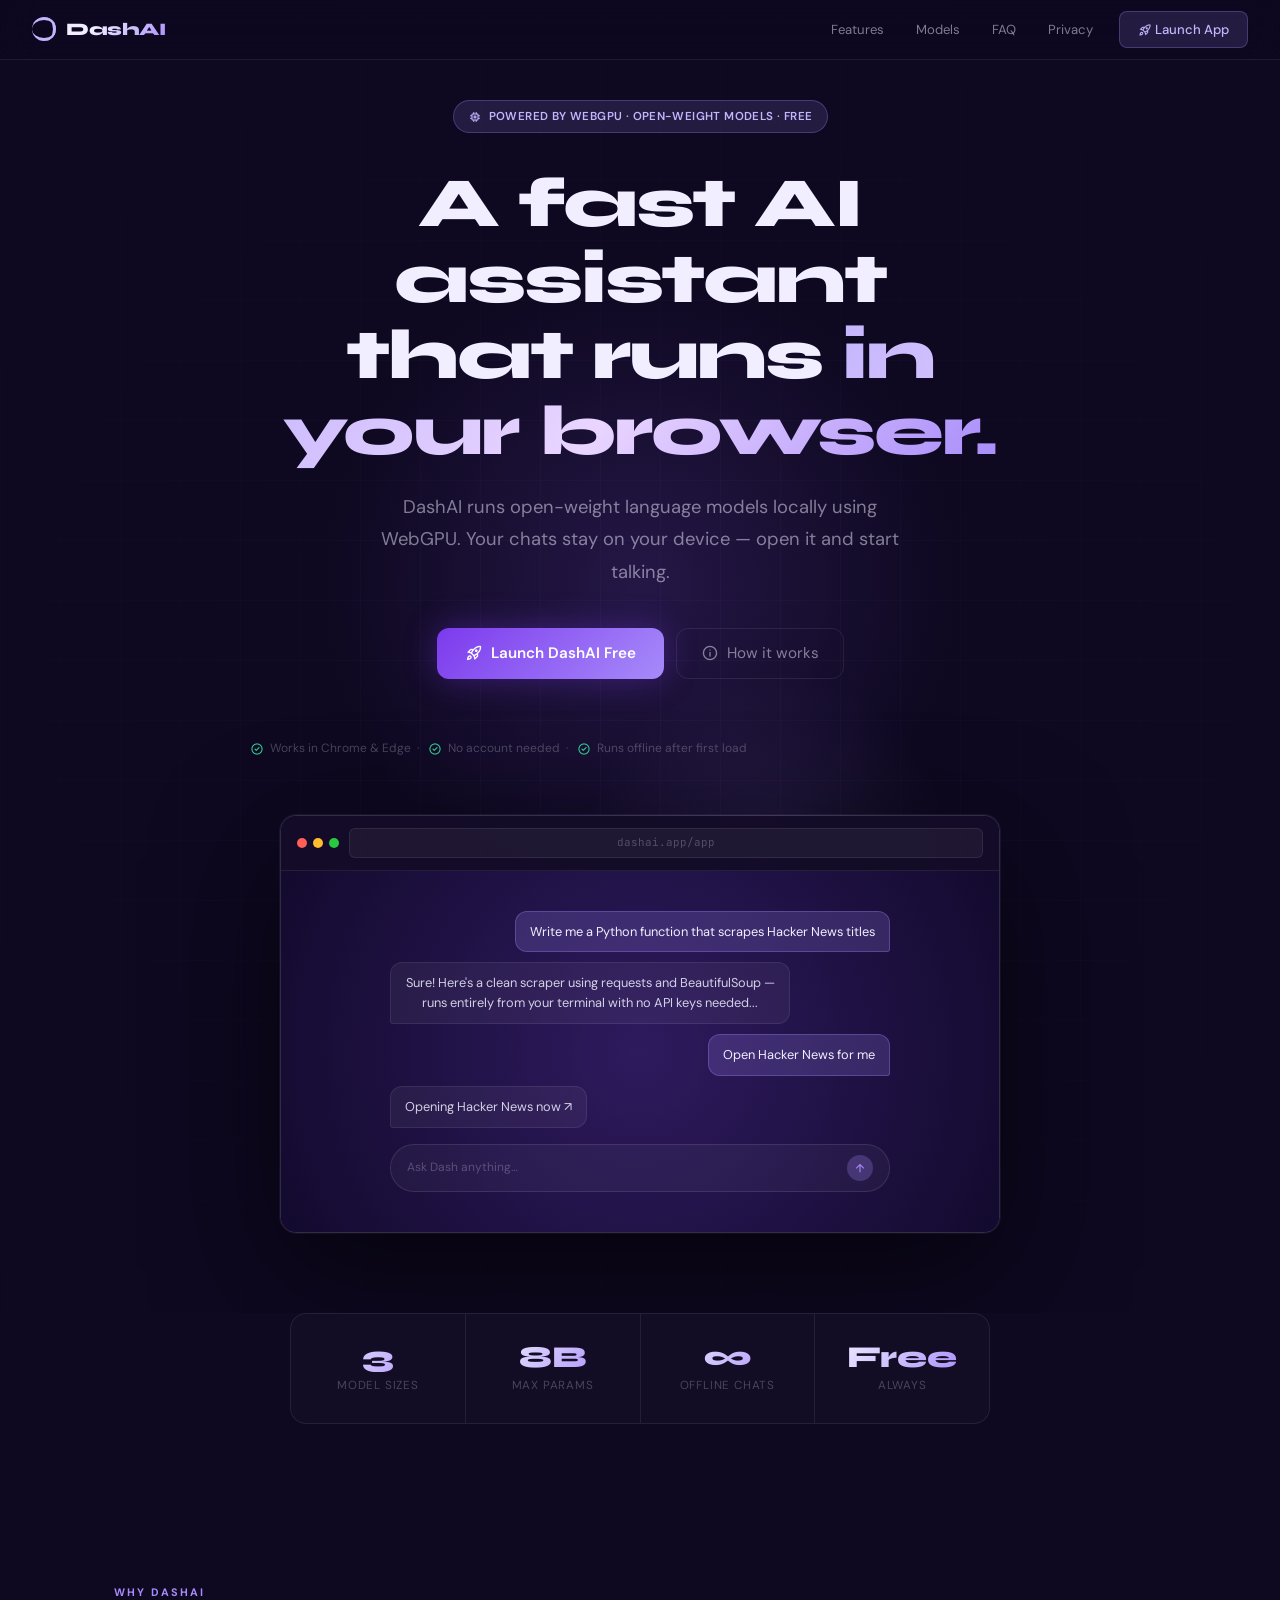
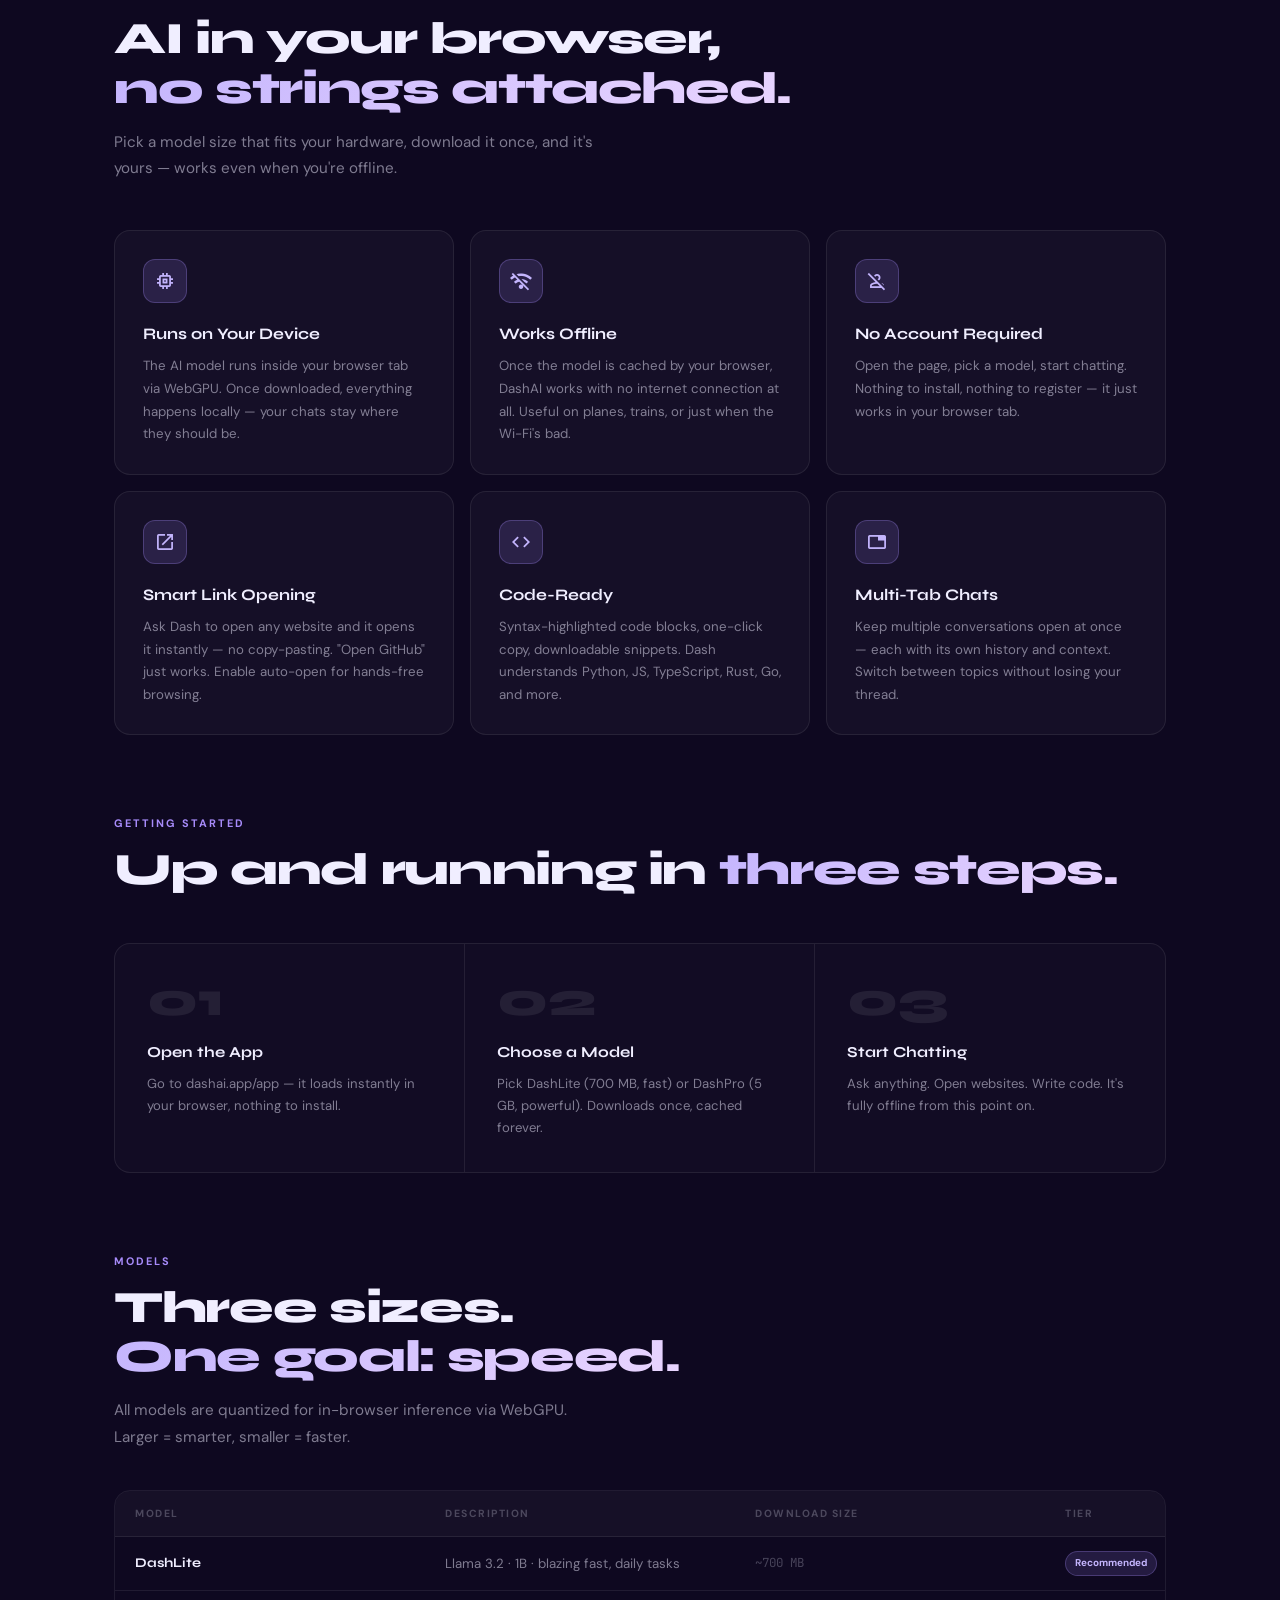
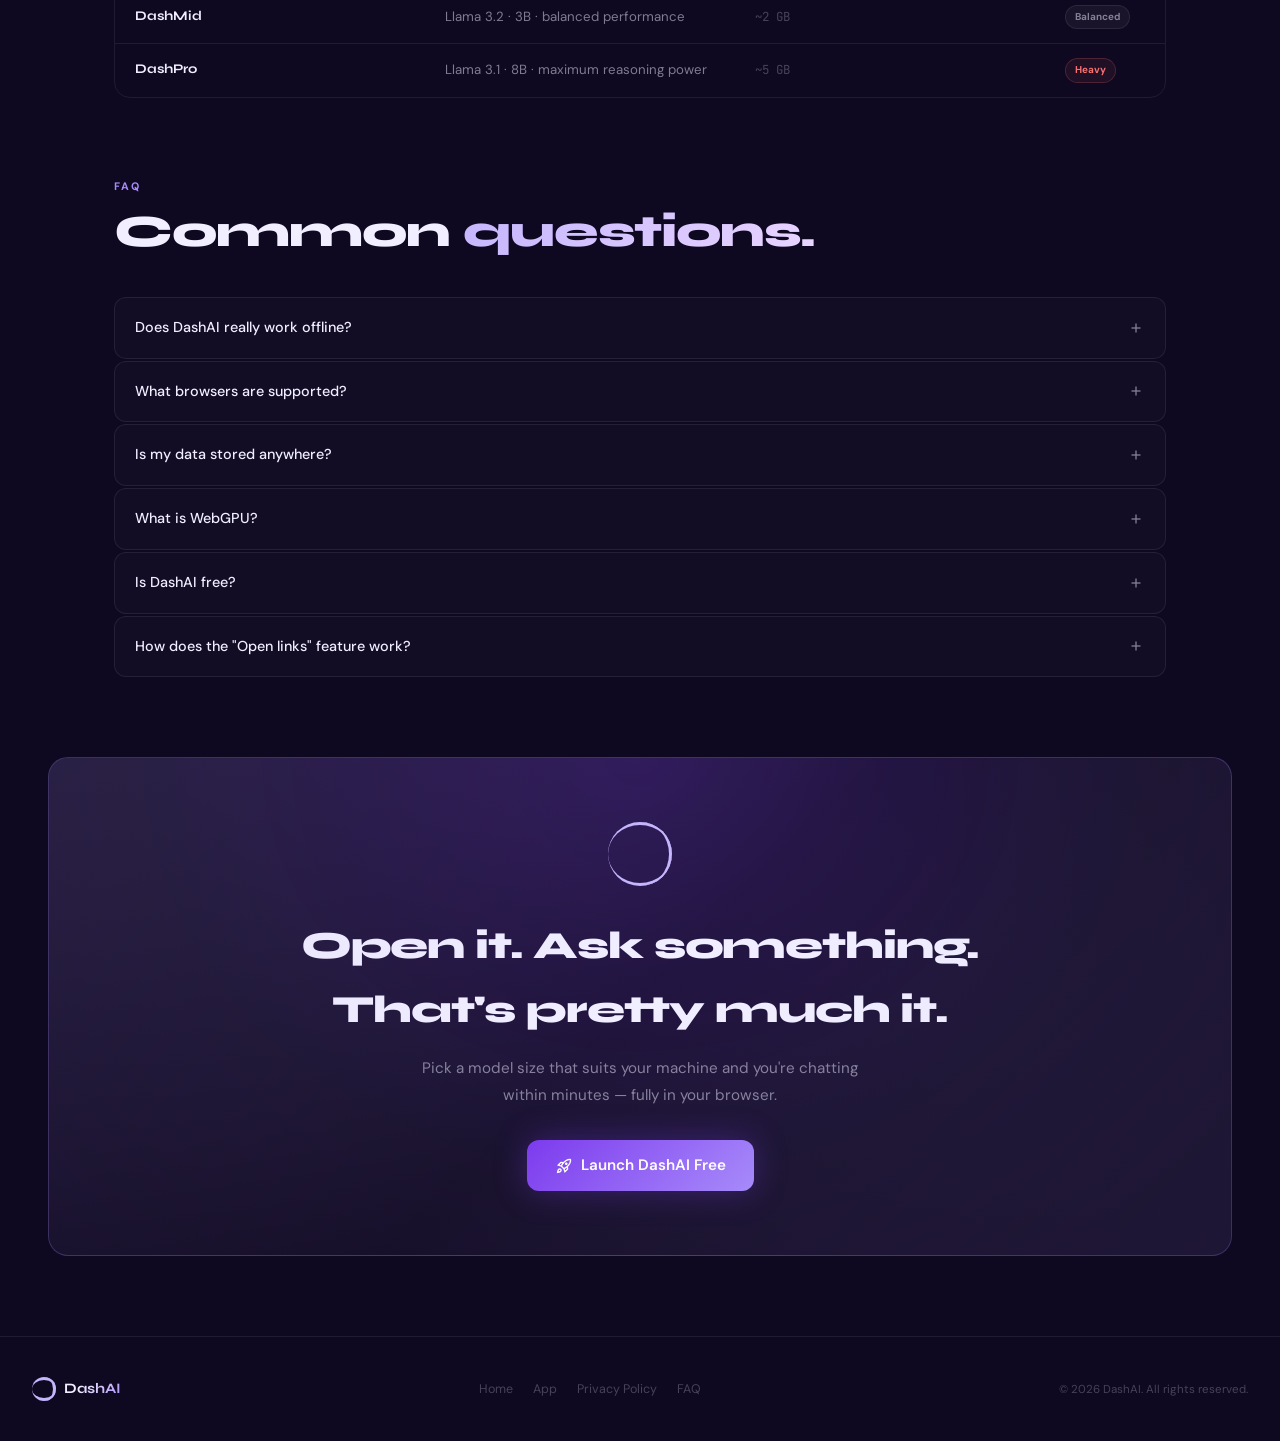
<file: index.html>
<!DOCTYPE html>
<html lang="en">
<head>
<meta charset="UTF-8">
<meta name="viewport" content="width=device-width, initial-scale=1.0">
<title>DashAI — On-Device AI Assistant, 100% Private</title>
<meta name="description" content="DashAI is a free AI assistant that runs open-weight language models directly in your browser using WebGPU. No account, works offline.">
<meta name="theme-color" content="#0e0820">
<meta property="og:title" content="DashAI — On-Device AI Assistant">
<meta property="og:description" content="Run a powerful AI locally in your browser. 100% private, zero cloud, zero accounts.">
<meta property="og:type" content="website">
<meta property="og:url" content="https://dashai.app/">
<link rel="canonical" href="https://dashai.app/">
<link href="https://fonts.googleapis.com/css2?family=Syne:wght@400;600;700;800&family=DM+Sans:opsz,wght@9..40,300;9..40,400;9..40,500&family=JetBrains+Mono:wght@400;500&display=swap" rel="stylesheet">
<link rel="stylesheet" href="https://fonts.googleapis.com/css2?family=Material+Symbols+Outlined:opsz,wght,FILL,GRAD@20..48,100..700,0..1,-50..200"/>
<style>
:root {
  --bg:#0e0820; --bg2:#130c2a; --surf:rgba(255,255,255,0.04);
  --bd:rgba(255,255,255,0.08); --bds:rgba(255,255,255,0.15);
  --tx:#f0eeff; --sub:rgba(240,238,255,0.5); --sub2:rgba(240,238,255,0.25);
  --ac:#a78bfa; --ac2:#c4b5fd; --acg:rgba(167,139,250,0.15);
  --acgb:rgba(167,139,250,0.28); --green:#34d399; --red:#f87171;
}
*,*::before,*::after{box-sizing:border-box;margin:0;padding:0}
html{scroll-behavior:smooth}
body{font-family:'DM Sans',sans-serif;background:var(--bg);color:var(--tx);line-height:1.65;overflow-x:hidden}

/* ── LOADER SPHERE ── */
.loader{position:relative;border-radius:50%;flex-shrink:0;perspective:800px}
.inner{position:absolute;box-sizing:border-box;width:100%;height:100%;border-radius:50%}
.inner.one{animation:rotate-one 1s linear infinite;border-bottom:3px solid #c4b5fd}
.inner.two{animation:rotate-two 1s linear infinite;border-right:3px solid #c4b5fd}
.inner.three{animation:rotate-three 1s linear infinite;border-top:3px solid #c4b5fd}
@keyframes rotate-one{0%{transform:rotateX(35deg) rotateY(-45deg) rotateZ(0deg)}100%{transform:rotateX(35deg) rotateY(-45deg) rotateZ(360deg)}}
@keyframes rotate-two{0%{transform:rotateX(50deg) rotateY(10deg) rotateZ(0deg)}100%{transform:rotateX(50deg) rotateY(10deg) rotateZ(360deg)}}
@keyframes rotate-three{0%{transform:rotateX(35deg) rotateY(55deg) rotateZ(0deg)}100%{transform:rotateX(35deg) rotateY(55deg) rotateZ(360deg)}}
@keyframes glowPulse{0%,100%{filter:drop-shadow(0 0 6px rgba(167,139,250,0.3))}50%{filter:drop-shadow(0 0 22px rgba(167,139,250,1)) drop-shadow(0 0 44px rgba(167,139,250,0.4))}}
.loader.pulse{animation:glowPulse 2.4s ease-in-out infinite}
.loader.s24{width:24px;height:24px}.loader.s40{width:40px;height:40px}.loader.s64{width:64px;height:64px}.loader.s96{width:96px;height:96px}

/* ── NAV ── */
nav{position:fixed;top:0;left:0;right:0;z-index:999;height:60px;display:flex;align-items:center;padding:0 32px;gap:12px;background:rgba(14,8,32,.85);backdrop-filter:blur(20px);border-bottom:1px solid var(--bd);transition:.3s}
.nav-brand{display:flex;align-items:center;gap:10px;text-decoration:none}
.nav-wordmark{font-family:'Syne',sans-serif;font-size:1.1rem;font-weight:800;letter-spacing:-.4px;background:linear-gradient(130deg,var(--tx) 30%,var(--ac));-webkit-background-clip:text;-webkit-text-fill-color:transparent}
.nav-gap{flex:1}
.nav-links{display:flex;align-items:center;gap:4px}
.nav-link{padding:6px 14px;border-radius:8px;font-size:.82rem;color:var(--sub);text-decoration:none;transition:.15s}
.nav-link:hover{color:var(--tx);background:var(--surf)}
.nav-cta{padding:7px 18px;border-radius:8px;background:var(--acg);border:1px solid var(--acgb);color:var(--ac2);font-size:.82rem;font-weight:500;text-decoration:none;transition:.18s;white-space:nowrap}
.nav-cta:hover{background:rgba(167,139,250,.25)}
@media(max-width:640px){.nav-links{display:none}}

/* ── HERO ── */
.hero{min-height:100vh;display:flex;flex-direction:column;align-items:center;justify-content:center;text-align:center;padding:100px 24px 80px;position:relative;overflow:hidden}
.hero-bg{position:absolute;inset:0;pointer-events:none}
.hero-glow-a{position:absolute;width:700px;height:700px;border-radius:50%;background:radial-gradient(circle,rgba(139,92,246,.18) 0%,transparent 65%);top:50%;left:50%;transform:translate(-50%,-60%)}
.hero-glow-b{position:absolute;width:400px;height:400px;border-radius:50%;background:radial-gradient(circle,rgba(167,139,250,.1) 0%,transparent 65%);top:65%;left:60%;transform:translate(-50%,-50%)}
.hero-grid{position:absolute;inset:0;background-image:linear-gradient(rgba(167,139,250,.04) 1px,transparent 1px),linear-gradient(90deg,rgba(167,139,250,.04) 1px,transparent 1px);background-size:60px 60px;mask-image:radial-gradient(ellipse 80% 70% at 50% 50%,black,transparent)}
.hero-inner{position:relative;z-index:1;max-width:780px}
.hero-badge{display:inline-flex;align-items:center;gap:7px;padding:6px 14px;border-radius:99px;border:1px solid var(--acgb);background:var(--acg);font-size:.72rem;color:var(--ac2);font-weight:600;letter-spacing:.4px;text-transform:uppercase;margin-bottom:32px}
.hero-badge .material-symbols-outlined{font-size:14px}
h1{font-family:'Syne',sans-serif;font-size:clamp(2.6rem,6vw,4.4rem);font-weight:800;line-height:1.08;letter-spacing:-.03em;margin-bottom:22px}
h1 em{font-style:normal;background:linear-gradient(130deg,var(--ac2),#e9d5ff,var(--ac));-webkit-background-clip:text;-webkit-text-fill-color:transparent}
.hero-sub{font-size:clamp(1rem,2vw,1.15rem);color:var(--sub);max-width:540px;margin:0 auto 40px;line-height:1.75}
.hero-btns{display:flex;gap:12px;flex-wrap:wrap;justify-content:center;margin-bottom:60px}
.btn-primary{display:inline-flex;align-items:center;gap:8px;padding:13px 28px;border-radius:12px;background:linear-gradient(135deg,#7c3aed,#a78bfa);color:#fff;font-family:'DM Sans',sans-serif;font-size:.95rem;font-weight:600;text-decoration:none;transition:.2s;box-shadow:0 0 32px rgba(124,58,237,.35)}
.btn-primary:hover{transform:translateY(-2px);box-shadow:0 0 48px rgba(124,58,237,.55)}
.btn-primary .material-symbols-outlined{font-size:18px}
.btn-ghost{display:inline-flex;align-items:center;gap:8px;padding:12px 24px;border-radius:12px;border:1px solid var(--bd);color:var(--sub);font-family:'DM Sans',sans-serif;font-size:.95rem;text-decoration:none;transition:.2s}
.btn-ghost:hover{border-color:var(--bds);color:var(--tx);background:var(--surf)}
.btn-ghost .material-symbols-outlined{font-size:18px}
.hero-note{font-size:.75rem;color:var(--sub2);display:flex;align-items:center;gap:6px}
.hero-note .material-symbols-outlined{font-size:14px;color:var(--green)}

/* browser mockup */
.hero-mockup{width:100%;max-width:720px;margin:0 auto;border-radius:16px;overflow:hidden;border:1px solid var(--bds);box-shadow:0 40px 120px rgba(0,0,0,.6),0 0 0 1px rgba(167,139,250,.1);position:relative}
.mockup-bar{background:rgba(20,12,40,.95);padding:12px 16px;display:flex;align-items:center;gap:10px;border-bottom:1px solid var(--bd)}
.mock-dots{display:flex;gap:6px}
.mock-dot{width:10px;height:10px;border-radius:50%}
.mock-dot.r{background:#ff5f57}.mock-dot.y{background:#febc2e}.mock-dot.g{background:#28c840}
.mock-url{flex:1;background:rgba(255,255,255,.05);border:1px solid var(--bd);border-radius:6px;padding:5px 12px;font-family:'JetBrains Mono',monospace;font-size:.68rem;color:var(--sub2);text-align:center}
.mockup-body{background:radial-gradient(circle farthest-corner at center,#2e1a5e 0%,#130a2e 100%);padding:40px 24px;display:flex;flex-direction:column;align-items:center;gap:16px;min-height:280px;justify-content:center}
.mock-chat{width:100%;max-width:500px;display:flex;flex-direction:column;gap:10px}
.mock-msg{padding:10px 14px;border-radius:12px;font-size:.8rem;line-height:1.55;max-width:80%}
.mock-msg.u{background:rgba(167,139,250,.2);border:1px solid rgba(167,139,250,.3);align-self:flex-end;border-bottom-right-radius:3px}
.mock-msg.a{background:rgba(255,255,255,.05);border:1px solid rgba(255,255,255,.08);align-self:flex-start;border-bottom-left-radius:3px;color:rgba(240,238,255,.85)}
.mock-inp{width:100%;max-width:500px;background:rgba(255,255,255,.04);border:1px solid rgba(255,255,255,.1);border-radius:99px;padding:10px 16px;font-size:.78rem;color:var(--sub2);display:flex;align-items:center;justify-content:space-between}
.mock-inp-icon{width:26px;height:26px;border-radius:50%;background:rgba(167,139,250,.25);display:flex;align-items:center;justify-content:center}
.mock-inp-icon .material-symbols-outlined{font-size:14px;color:var(--ac)}

/* ── STATS ROW ── */
.stats{padding:0 24px 80px;display:flex;justify-content:center}
.stats-inner{display:flex;gap:0;border:1px solid var(--bd);border-radius:16px;overflow:hidden;background:rgba(255,255,255,.02);max-width:700px;width:100%}
.stat{flex:1;padding:28px 20px;text-align:center;border-right:1px solid var(--bd)}
.stat:last-child{border-right:none}
.stat-n{font-family:'Syne',sans-serif;font-size:1.9rem;font-weight:800;background:linear-gradient(130deg,var(--tx),var(--ac));-webkit-background-clip:text;-webkit-text-fill-color:transparent;line-height:1}
.stat-l{font-size:.73rem;color:var(--sub2);margin-top:4px;text-transform:uppercase;letter-spacing:.8px}
@media(max-width:520px){.stat-n{font-size:1.4rem}.stat{padding:20px 12px}}

/* ── FEATURES ── */
.section{padding:80px 24px;max-width:1100px;margin:0 auto}
.section-label{font-size:.68rem;text-transform:uppercase;letter-spacing:2px;color:var(--ac);font-weight:700;margin-bottom:12px}
.section-hed{font-family:'Syne',sans-serif;font-size:clamp(1.8rem,4vw,2.8rem);font-weight:800;letter-spacing:-.03em;line-height:1.1;margin-bottom:16px}
.section-hed em{font-style:normal;background:linear-gradient(130deg,var(--ac2),#e9d5ff);-webkit-background-clip:text;-webkit-text-fill-color:transparent}
.section-sub{font-size:.95rem;color:var(--sub);max-width:480px;line-height:1.75}

.features-grid{display:grid;grid-template-columns:repeat(auto-fill,minmax(300px,1fr));gap:16px;margin-top:48px}
.feat-card{background:rgba(255,255,255,.03);border:1px solid var(--bd);border-radius:16px;padding:28px;transition:.2s;position:relative;overflow:hidden}
.feat-card::before{content:'';position:absolute;inset:0;border-radius:16px;background:radial-gradient(circle at 0% 0%,rgba(167,139,250,.06),transparent 60%);opacity:0;transition:.3s}
.feat-card:hover{border-color:var(--acgb);transform:translateY(-2px)}
.feat-card:hover::before{opacity:1}
.feat-icon{width:44px;height:44px;border-radius:12px;background:var(--acg);border:1px solid var(--acgb);display:flex;align-items:center;justify-content:center;margin-bottom:18px}
.feat-icon .material-symbols-outlined{font-size:22px;color:var(--ac2)}
.feat-card h3{font-family:'Syne',sans-serif;font-size:1rem;font-weight:700;margin-bottom:8px}
.feat-card p{font-size:.83rem;color:var(--sub);line-height:1.7}

/* ── HOW IT WORKS ── */
.how-grid{display:grid;grid-template-columns:repeat(3,1fr);gap:0;margin-top:48px;border:1px solid var(--bd);border-radius:16px;overflow:hidden;background:rgba(255,255,255,.02)}
.how-step{padding:32px;border-right:1px solid var(--bd);position:relative}
.how-step:last-child{border-right:none}
.how-num{font-family:'Syne',sans-serif;font-size:3rem;font-weight:800;color:var(--bd);line-height:1;margin-bottom:16px}
.how-step h3{font-family:'Syne',sans-serif;font-size:.95rem;font-weight:700;margin-bottom:8px}
.how-step p{font-size:.82rem;color:var(--sub);line-height:1.7}
@media(max-width:680px){.how-grid{grid-template-columns:1fr}.how-step{border-right:none;border-bottom:1px solid var(--bd)}.how-step:last-child{border-bottom:none}}

/* ── MODELS TABLE ── */
.models-table{margin-top:40px;border:1px solid var(--bd);border-radius:16px;overflow:hidden}
.mt-row{display:grid;grid-template-columns:1fr 1fr 1fr 80px;padding:14px 20px;border-bottom:1px solid var(--bd);font-size:.83rem;align-items:center;gap:12px;transition:.15s}
.mt-row.head{background:rgba(255,255,255,.03);font-size:.65rem;text-transform:uppercase;letter-spacing:1.5px;color:var(--sub2);font-weight:700}
.mt-row:last-child{border-bottom:none}
.mt-row:not(.head):hover{background:rgba(167,139,250,.04)}
.mt-name{font-family:'Syne',sans-serif;font-weight:700;color:var(--tx)}
.mt-desc{color:var(--sub)}
.mt-size{font-family:'JetBrains Mono',monospace;font-size:.78rem;color:var(--sub2)}
.mt-badge{display:inline-flex;padding:3px 9px;border-radius:99px;font-size:.62rem;font-weight:700}
.mb-r{background:var(--acg);border:1px solid var(--acgb);color:var(--ac2)}
.mb-b{background:rgba(255,255,255,.05);border:1px solid var(--bd);color:var(--sub)}
.mb-h{background:rgba(248,113,113,.08);border:1px solid rgba(248,113,113,.2);color:var(--red)}
@media(max-width:560px){.mt-row{grid-template-columns:1fr 1fr;gap:6px;padding:12px 16px}.mt-size,.mt-row.head .head-size{display:none}}

/* ── FAQ ── */
.faq-list{margin-top:40px;display:flex;flex-direction:column;gap:2px}
.faq-item{border:1px solid var(--bd);border-radius:12px;overflow:hidden;transition:.15s;background:rgba(255,255,255,.02)}
.faq-item:hover{border-color:var(--bds)}
.faq-q{padding:18px 20px;cursor:pointer;display:flex;align-items:center;justify-content:space-between;font-size:.9rem;font-weight:500;user-select:none}
.faq-q .material-symbols-outlined{font-size:18px;color:var(--sub);transition:.2s;flex-shrink:0}
.faq-item.open .faq-q .material-symbols-outlined{transform:rotate(45deg);color:var(--ac)}
.faq-a{max-height:0;overflow:hidden;transition:.3s;font-size:.84rem;color:var(--sub);line-height:1.75}
.faq-item.open .faq-a{max-height:200px}
.faq-a-inner{padding:0 20px 18px}

/* ── CTA BAND ── */
.cta-band{margin:0 24px 80px;border-radius:20px;padding:64px 40px;text-align:center;background:radial-gradient(ellipse at 50% 0%,rgba(124,58,237,.25) 0%,rgba(167,139,250,.05) 60%,transparent 100%),rgba(255,255,255,.02);border:1px solid var(--acgb);position:relative;overflow:hidden}
.cta-band::before{content:'';position:absolute;inset:-1px;border-radius:20px;background:linear-gradient(135deg,rgba(167,139,250,.12),transparent 50%,rgba(167,139,250,.08));pointer-events:none}
.cta-band h2{font-family:'Syne',sans-serif;font-size:clamp(1.6rem,4vw,2.4rem);font-weight:800;letter-spacing:-.03em;margin-bottom:14px}
.cta-band p{font-size:.95rem;color:var(--sub);margin-bottom:32px;max-width:440px;margin-left:auto;margin-right:auto;line-height:1.75}

/* ── FOOTER ── */
footer{border-top:1px solid var(--bd);padding:40px 32px;display:flex;align-items:center;justify-content:space-between;flex-wrap:wrap;gap:16px}
.foot-brand{display:flex;align-items:center;gap:8px}
.foot-wordmark{font-family:'Syne',sans-serif;font-size:.9rem;font-weight:700;background:linear-gradient(130deg,var(--tx) 30%,var(--ac));-webkit-background-clip:text;-webkit-text-fill-color:transparent}
.foot-links{display:flex;gap:20px;flex-wrap:wrap}
.foot-link{font-size:.78rem;color:var(--sub2);text-decoration:none;transition:.14s}
.foot-link:hover{color:var(--tx)}
.foot-copy{font-size:.72rem;color:var(--sub2)}

/* ── SCROLL ANIMATIONS ── */
.reveal{opacity:0;transform:translateY(24px);transition:opacity .6s cubic-bezier(.16,1,.3,1),transform .6s cubic-bezier(.16,1,.3,1)}
.reveal.visible{opacity:1;transform:none}
</style>
</head>
<body>

<nav>
  <a href="index.html" class="nav-brand">
    <div class="loader s24 pulse"><div class="inner one"></div><div class="inner two"></div><div class="inner three"></div></div>
    <span class="nav-wordmark">DashAI</span>
  </a>
  <div class="nav-gap"></div>
  <div class="nav-links">
    <a href="#features" class="nav-link">Features</a>
    <a href="#models" class="nav-link">Models</a>
    <a href="#faq" class="nav-link">FAQ</a>
    <a href="privacy.html" class="nav-link">Privacy</a>
  </div>
  <a href="app.html" class="nav-cta">
    <span class="material-symbols-outlined" style="font-size:14px;vertical-align:middle">rocket_launch</span>
    Launch App
  </a>
</nav>

<!-- HERO -->
<section class="hero">
  <div class="hero-bg">
    <div class="hero-glow-a"></div>
    <div class="hero-glow-b"></div>
    <div class="hero-grid"></div>
  </div>
  <div class="hero-inner">
    <div class="hero-badge">
      <span class="material-symbols-outlined">memory</span>
      Powered by WebGPU · Open-weight models · Free
    </div>
    <h1>A fast AI assistant<br>that runs <em>in your browser.</em></h1>
    <p class="hero-sub">DashAI runs open-weight language models locally using WebGPU. Your chats stay on your device — open it and start talking.</p>
    <div class="hero-btns">
      <a href="app.html" class="btn-primary">
        <span class="material-symbols-outlined">rocket_launch</span>
        Launch DashAI Free
      </a>
      <a href="#features" class="btn-ghost">
        <span class="material-symbols-outlined">info</span>
        How it works
      </a>
    </div>
    <div class="hero-note">
      <span class="material-symbols-outlined">check_circle</span>
      Works in Chrome &amp; Edge &nbsp;·&nbsp;
      <span class="material-symbols-outlined">check_circle</span>
      No account needed &nbsp;·&nbsp;
      <span class="material-symbols-outlined">check_circle</span>
      Runs offline after first load
    </div>
  </div>

  <div style="width:100%;max-width:720px;margin-top:56px;position:relative;z-index:1">
    <div class="hero-mockup">
      <div class="mockup-bar">
        <div class="mock-dots">
          <div class="mock-dot r"></div>
          <div class="mock-dot y"></div>
          <div class="mock-dot g"></div>
        </div>
        <div class="mock-url">dashai.app/app</div>
      </div>
      <div class="mockup-body">
        <div class="mock-chat">
          <div class="mock-msg u">Write me a Python function that scrapes Hacker News titles</div>
          <div class="mock-msg a">Sure! Here's a clean scraper using requests and BeautifulSoup — runs entirely from your terminal with no API keys needed...</div>
          <div class="mock-msg u">Open Hacker News for me</div>
          <div class="mock-msg a">Opening Hacker News now ↗</div>
        </div>
        <div class="mock-inp">
          <span style="font-size:.75rem">Ask Dash anything…</span>
          <div class="mock-inp-icon"><span class="material-symbols-outlined">arrow_upward</span></div>
        </div>
      </div>
    </div>
  </div>
</section>

<!-- STATS -->
<div class="stats">
  <div class="stats-inner reveal">
    <div class="stat"><div class="stat-n">3</div><div class="stat-l">Model Sizes</div></div>
    <div class="stat"><div class="stat-n">8B</div><div class="stat-l">Max Params</div></div>
    <div class="stat"><div class="stat-n">∞</div><div class="stat-l">Offline Chats</div></div>
    <div class="stat"><div class="stat-n">Free</div><div class="stat-l">Always</div></div>
  </div>
</div>

<!-- FEATURES -->
<section class="section" id="features">
  <div class="reveal">
    <div class="section-label">Why DashAI</div>
    <h2 class="section-hed">AI in your browser,<br><em>no strings attached.</em></h2>
    <p class="section-sub">Pick a model size that fits your hardware, download it once, and it's yours — works even when you're offline.</p>
  </div>
  <div class="features-grid">
    <div class="feat-card reveal">
      <div class="feat-icon"><span class="material-symbols-outlined">memory</span></div>
      <h3>Runs on Your Device</h3>
      <p>The AI model runs inside your browser tab via WebGPU. Once downloaded, everything happens locally — your chats stay where they should be.</p>
    </div>
    <div class="feat-card reveal">
      <div class="feat-icon"><span class="material-symbols-outlined">wifi_off</span></div>
      <h3>Works Offline</h3>
      <p>Once the model is cached by your browser, DashAI works with no internet connection at all. Useful on planes, trains, or just when the Wi-Fi's bad.</p>
    </div>
    <div class="feat-card reveal">
      <div class="feat-icon"><span class="material-symbols-outlined">person_off</span></div>
      <h3>No Account Required</h3>
      <p>Open the page, pick a model, start chatting. Nothing to install, nothing to register — it just works in your browser tab.</p>
    </div>
    <div class="feat-card reveal">
      <div class="feat-icon"><span class="material-symbols-outlined">open_in_new</span></div>
      <h3>Smart Link Opening</h3>
      <p>Ask Dash to open any website and it opens it instantly — no copy-pasting. "Open GitHub" just works. Enable auto-open for hands-free browsing.</p>
    </div>
    <div class="feat-card reveal">
      <div class="feat-icon"><span class="material-symbols-outlined">code</span></div>
      <h3>Code-Ready</h3>
      <p>Syntax-highlighted code blocks, one-click copy, downloadable snippets. Dash understands Python, JS, TypeScript, Rust, Go, and more.</p>
    </div>
    <div class="feat-card reveal">
      <div class="feat-icon"><span class="material-symbols-outlined">tab</span></div>
      <h3>Multi-Tab Chats</h3>
      <p>Keep multiple conversations open at once — each with its own history and context. Switch between topics without losing your thread.</p>
    </div>
  </div>
</section>

<!-- HOW IT WORKS -->
<section class="section" style="padding-top:0">
  <div class="reveal">
    <div class="section-label">Getting Started</div>
    <h2 class="section-hed">Up and running in <em>three steps.</em></h2>
  </div>
  <div class="how-grid reveal">
    <div class="how-step">
      <div class="how-num">01</div>
      <h3>Open the App</h3>
      <p>Go to dashai.app/app — it loads instantly in your browser, nothing to install.</p>
    </div>
    <div class="how-step">
      <div class="how-num">02</div>
      <h3>Choose a Model</h3>
      <p>Pick DashLite (700 MB, fast) or DashPro (5 GB, powerful). Downloads once, cached forever.</p>
    </div>
    <div class="how-step">
      <div class="how-num">03</div>
      <h3>Start Chatting</h3>
      <p>Ask anything. Open websites. Write code. It's fully offline from this point on.</p>
    </div>
  </div>
</section>

<!-- MODELS -->
<section class="section" style="padding-top:0" id="models">
  <div class="reveal">
    <div class="section-label">Models</div>
    <h2 class="section-hed">Three sizes.<br><em>One goal: speed.</em></h2>
    <p class="section-sub">All models are quantized for in-browser inference via WebGPU. Larger = smarter, smaller = faster.</p>
  </div>
  <div class="models-table reveal">
    <div class="mt-row head">
      <span>Model</span><span>Description</span><span class="head-size">Download Size</span><span>Tier</span>
    </div>
    <div class="mt-row">
      <span class="mt-name">DashLite</span>
      <span class="mt-desc">Llama 3.2 · 1B · blazing fast, daily tasks</span>
      <span class="mt-size">~700 MB</span>
      <span><span class="mt-badge mb-r">Recommended</span></span>
    </div>
    <div class="mt-row">
      <span class="mt-name">DashMid</span>
      <span class="mt-desc">Llama 3.2 · 3B · balanced performance</span>
      <span class="mt-size">~2 GB</span>
      <span><span class="mt-badge mb-b">Balanced</span></span>
    </div>
    <div class="mt-row">
      <span class="mt-name">DashPro</span>
      <span class="mt-desc">Llama 3.1 · 8B · maximum reasoning power</span>
      <span class="mt-size">~5 GB</span>
      <span><span class="mt-badge mb-h">Heavy</span></span>
    </div>
  </div>
</section>

<!-- FAQ -->
<section class="section" style="padding-top:0" id="faq">
  <div class="reveal">
    <div class="section-label">FAQ</div>
    <h2 class="section-hed">Common <em>questions.</em></h2>
  </div>
  <div class="faq-list reveal">
    <div class="faq-item">
      <div class="faq-q">Does DashAI really work offline?<span class="material-symbols-outlined">add</span></div>
      <div class="faq-a"><div class="faq-a-inner">Yes. After the model is downloaded and cached by your browser, DashAI requires zero internet. You can disconnect and it keeps working. The model lives in your browser's cache storage, not on any server.</div></div>
    </div>
    <div class="faq-item">
      <div class="faq-q">What browsers are supported?<span class="material-symbols-outlined">add</span></div>
      <div class="faq-a"><div class="faq-a-inner">DashAI requires WebGPU support. Chrome 113+, Edge 113+, and Chrome on Android (experimental) work well. Safari and Firefox do not yet support WebGPU fully.</div></div>
    </div>
    <div class="faq-item">
      <div class="faq-q">Is my data stored anywhere?<span class="material-symbols-outlined">add</span></div>
      <div class="faq-a"><div class="faq-a-inner">No. Your conversation history lives only in your browser's memory for the session. We have no servers, no databases, and no analytics. The app is a static HTML file with no back-end whatsoever.</div></div>
    </div>
    <div class="faq-item">
      <div class="faq-q">What is WebGPU?<span class="material-symbols-outlined">add</span></div>
      <div class="faq-a"><div class="faq-a-inner">WebGPU is a modern web standard that gives browsers direct access to your GPU for high-performance computation. DashAI uses it to run AI model inference entirely on your hardware — the same way native apps do, but inside a browser tab.</div></div>
    </div>
    <div class="faq-item">
      <div class="faq-q">Is DashAI free?<span class="material-symbols-outlined">add</span></div>
      <div class="faq-a"><div class="faq-a-inner">Yes, DashAI is completely free. There's no subscription, no usage limits, and no premium tier. The AI runs on your hardware, so there's no cost to serve you.</div></div>
    </div>
    <div class="faq-item">
      <div class="faq-q">How does the "Open links" feature work?<span class="material-symbols-outlined">add</span></div>
      <div class="faq-a"><div class="faq-a-inner">When you ask Dash to open a website, it detects your intent and either shows a clickable button or opens the URL automatically (if Auto-open is enabled in settings). It uses a proprietary command syntax that the DashAI client parses before displaying the response.</div></div>
    </div>
  </div>
</section>

<!-- CTA -->
<div style="padding:0 24px">
  <div class="cta-band reveal">
    <div style="display:flex;justify-content:center;margin-bottom:28px">
      <div class="loader s64 pulse"><div class="inner one"></div><div class="inner two"></div><div class="inner three"></div></div>
    </div>
    <h2>Open it. Ask something.<br>That's pretty much it.</h2>
    <p>Pick a model size that suits your machine and you're chatting within minutes — fully in your browser.</p>
    <a href="app.html" class="btn-primary" style="display:inline-flex">
      <span class="material-symbols-outlined">rocket_launch</span>
      Launch DashAI Free
    </a>
  </div>
</div>

<footer>
  <div class="foot-brand">
    <div class="loader s24"><div class="inner one"></div><div class="inner two"></div><div class="inner three"></div></div>
    <span class="foot-wordmark">DashAI</span>
  </div>
  <div class="foot-links">
    <a href="index.html" class="foot-link">Home</a>
    <a href="app.html" class="foot-link">App</a>
    <a href="privacy.html" class="foot-link">Privacy Policy</a>
    <a href="#faq" class="foot-link">FAQ</a>
  </div>
  <span class="foot-copy">© 2026 DashAI. All rights reserved.</span>
</footer>

<script>
// FAQ accordion
document.querySelectorAll('.faq-q').forEach(q=>{
  q.addEventListener('click',()=>{
    const item=q.parentElement;
    const wasOpen=item.classList.contains('open');
    document.querySelectorAll('.faq-item').forEach(i=>i.classList.remove('open'));
    if(!wasOpen) item.classList.add('open');
  });
});

// Scroll reveal
const obs=new IntersectionObserver(entries=>{
  entries.forEach(e=>{if(e.isIntersecting){e.target.classList.add('visible');obs.unobserve(e.target);}});
},{threshold:.1,rootMargin:'0px 0px -40px 0px'});
document.querySelectorAll('.reveal').forEach(el=>obs.observe(el));
</script>
</body>
</html>
</file>
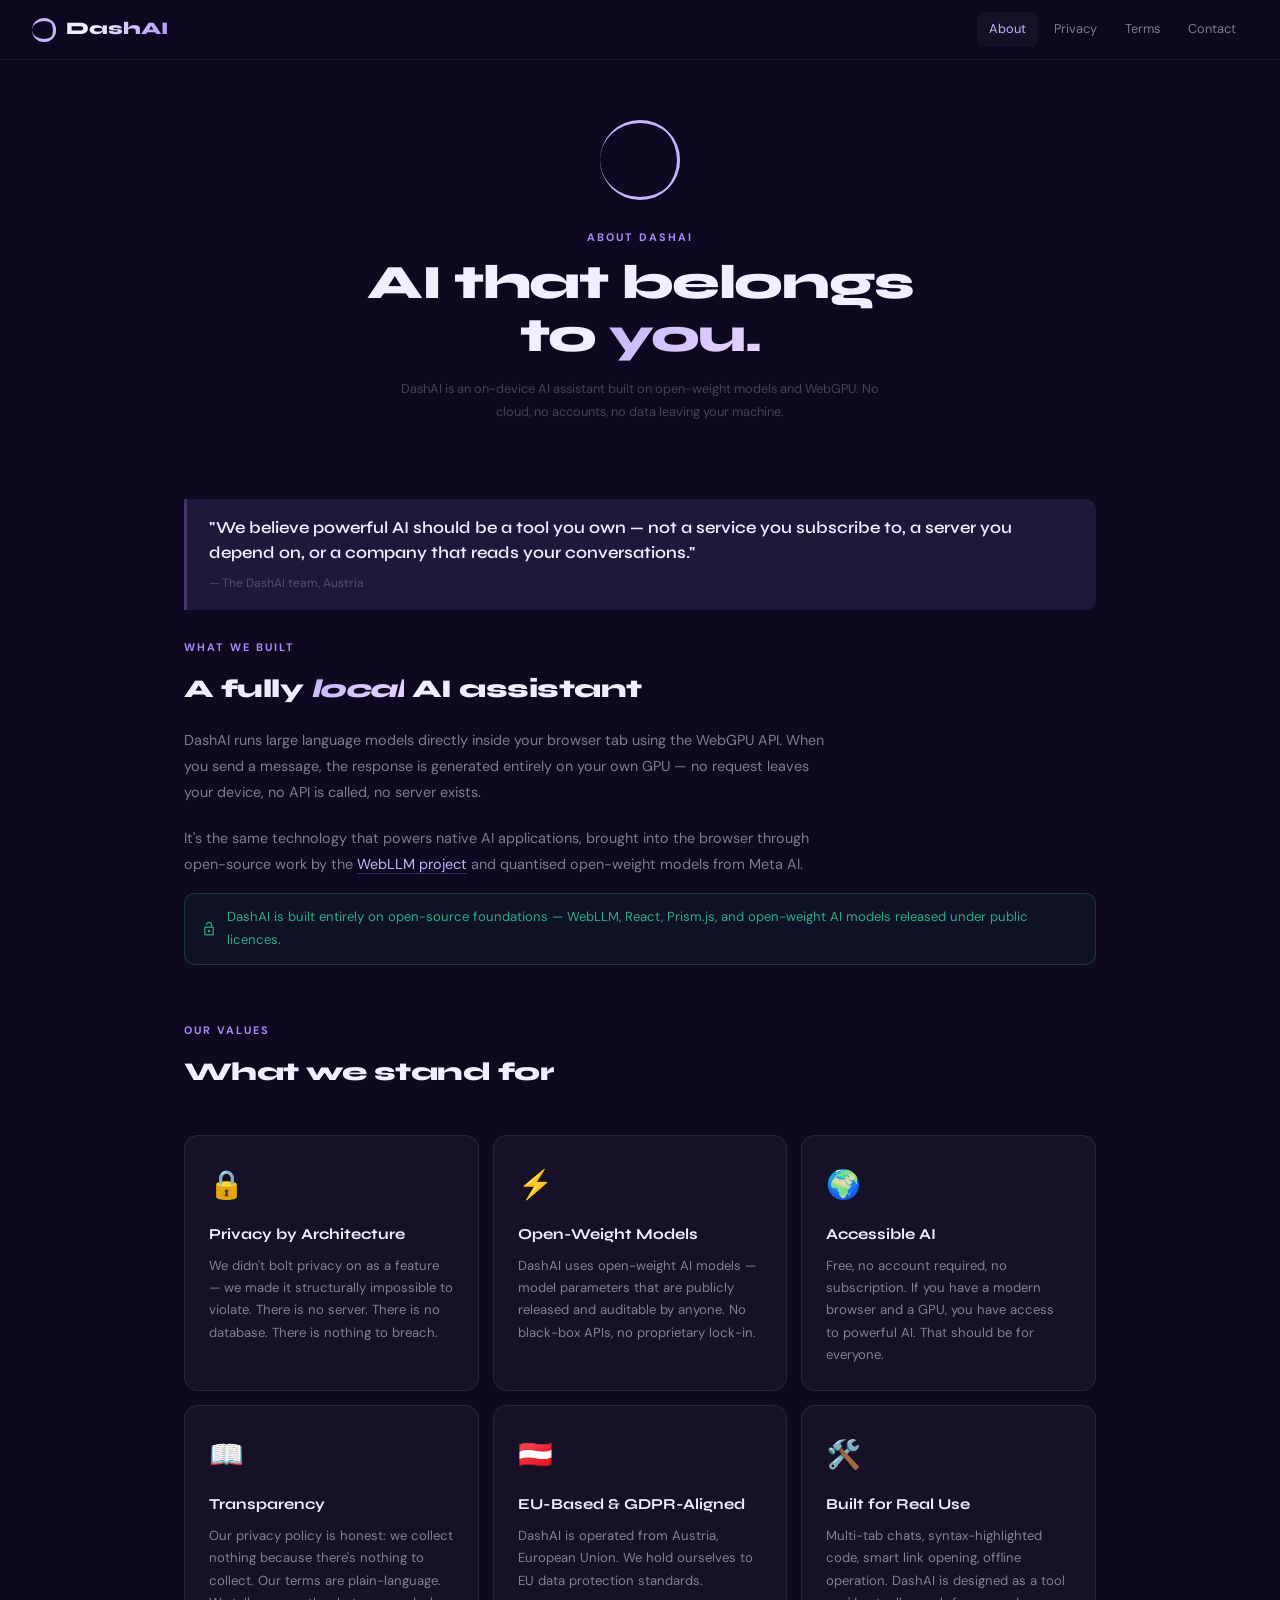
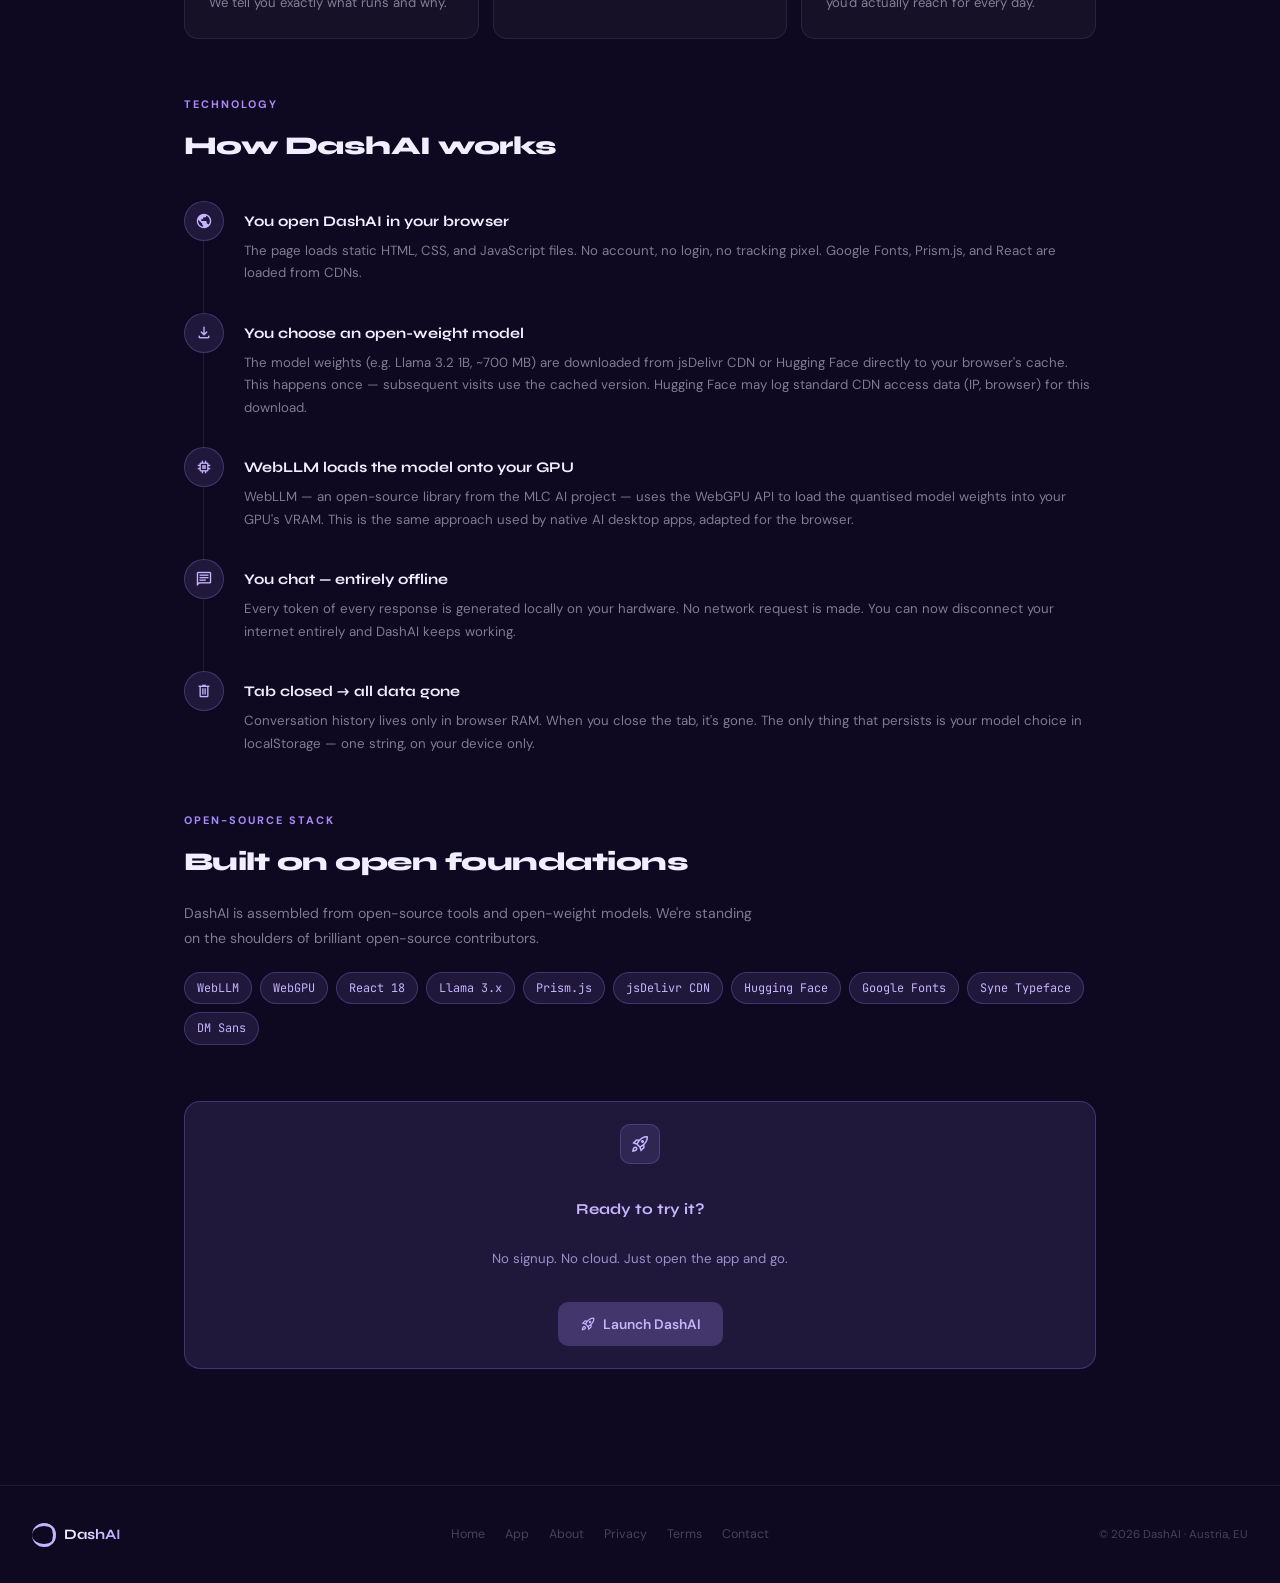
<file: about.html>
<!DOCTYPE html>
<html lang="en">
<head>
<meta charset="UTF-8">
<meta name="viewport" content="width=device-width, initial-scale=1.0">
<title>About — DashAI</title>
<meta name="description" content="About DashAI — a fully private, on-device AI assistant built on open-weight models and WebGPU. No cloud, no accounts, no data collection.">
<link rel="canonical" href="https://dashai.app/about.html">
<link href="https://fonts.googleapis.com/css2?family=Syne:wght@700;800&family=DM+Sans:opsz,wght@9..40,300;9..40,400;9..40,500&family=JetBrains+Mono:wght@400&display=swap" rel="stylesheet">
<link rel="stylesheet" href="https://fonts.googleapis.com/css2?family=Material+Symbols+Outlined:opsz,wght,FILL,GRAD@20..48,100..700,0..1,-50..200"/>
<link rel="stylesheet" href="pages.css">
<style>
.timeline{display:flex;flex-direction:column;gap:0;margin-top:32px}
.tl-item{display:flex;gap:20px;padding-bottom:28px;position:relative}
.tl-item:last-child{padding-bottom:0}
.tl-item:not(:last-child)::after{content:'';position:absolute;left:19px;top:40px;bottom:0;width:1px;background:var(--bd)}
.tl-dot{width:40px;height:40px;border-radius:50%;background:var(--acg);border:1px solid var(--acgb);display:flex;align-items:center;justify-content:center;flex-shrink:0;z-index:1}
.tl-dot .material-symbols-outlined{font-size:18px;color:var(--ac2)}
.tl-body{padding-top:8px}
.tl-title{font-family:'Syne',sans-serif;font-size:.92rem;font-weight:700;margin-bottom:5px}
.tl-text{font-size:.83rem;color:var(--sub);line-height:1.7}
.mission-quote{border-left:3px solid var(--acgb);padding:16px 22px;margin:28px 0;background:var(--acg);border-radius:0 10px 10px 0}
.mission-quote p{font-family:'Syne',sans-serif;font-size:1.05rem;font-weight:600;line-height:1.5;color:var(--tx);margin:0}
.mission-quote cite{font-size:.75rem;color:var(--sub2);display:block;margin-top:8px;font-style:normal}
.open-source-note{display:flex;align-items:center;gap:10px;padding:12px 16px;border-radius:10px;background:rgba(52,211,153,.05);border:1px solid rgba(52,211,153,.2);font-size:.82rem;color:rgba(52,211,153,.8);margin-top:16px}
.open-source-note .material-symbols-outlined{font-size:16px;flex-shrink:0}
</style>
</head>
<body>

<nav>
  <a href="index.html" class="nav-brand">
    <div class="loader s24"><div class="inner one"></div><div class="inner two"></div><div class="inner three"></div></div>
    <span class="nav-wordmark">DashAI</span>
  </a>
  <div class="nav-gap"></div>
  <div class="nav-links">
    <a href="about.html" class="nav-link active">About</a>
    <a href="privacy.html" class="nav-link">Privacy</a>
    <a href="terms.html" class="nav-link">Terms</a>
    <a href="contact.html" class="nav-link">Contact</a>
  </div>
</nav>

<div class="page-wide">

  <!-- Hero -->
  <div class="about-hero">
    <div style="display:flex;justify-content:center;margin-bottom:28px">
      <div class="loader" style="width:80px;height:80px;perspective:800px">
        <div class="inner one" style="border-bottom-color:#c4b5fd"></div>
        <div class="inner two" style="border-right-color:#c4b5fd"></div>
        <div class="inner three" style="border-top-color:#c4b5fd"></div>
      </div>
    </div>
    <div class="pg-label" style="text-align:center">About DashAI</div>
    <h1 class="pg-title" style="text-align:center">AI that belongs<br>to <em>you.</em></h1>
    <p class="pg-meta" style="text-align:center;max-width:480px;margin:0 auto">DashAI is an on-device AI assistant built on open-weight models and WebGPU. No cloud, no accounts, no data leaving your machine.</p>
  </div>

  <!-- Mission quote -->
  <div class="mission-quote">
    <p>"We believe powerful AI should be a tool you own — not a service you subscribe to, a server you depend on, or a company that reads your conversations."</p>
    <cite>— The DashAI team, Austria</cite>
  </div>

  <!-- What DashAI is -->
  <div style="margin-bottom:56px">
    <div class="pg-label">What We Built</div>
    <h2 style="font-family:'Syne',sans-serif;font-size:1.6rem;font-weight:800;letter-spacing:-.02em;margin-bottom:16px">A fully <em style="-webkit-text-fill-color:transparent;background:linear-gradient(130deg,#c4b5fd,#e9d5ff);-webkit-background-clip:text">local</em> AI assistant</h2>
    <p style="font-size:.9rem;color:var(--sub);line-height:1.8;max-width:640px;margin-bottom:20px">DashAI runs large language models directly inside your browser tab using the WebGPU API. When you send a message, the response is generated entirely on your own GPU — no request leaves your device, no API is called, no server exists.</p>
    <p style="font-size:.9rem;color:var(--sub);line-height:1.8;max-width:640px">It's the same technology that powers native AI applications, brought into the browser through open-source work by the <a href="https://github.com/mlc-ai/web-llm" target="_blank" rel="noopener" style="color:var(--ac2);border-bottom:1px solid var(--acgb);text-decoration:none">WebLLM project</a> and quantised open-weight models from Meta AI.</p>

    <div class="open-source-note">
      <span class="material-symbols-outlined">lock_open</span>
      DashAI is built entirely on open-source foundations — WebLLM, React, Prism.js, and open-weight AI models released under public licences.
    </div>
  </div>

  <!-- Values grid -->
  <div style="margin-bottom:56px">
    <div class="pg-label">Our Values</div>
    <h2 style="font-family:'Syne',sans-serif;font-size:1.6rem;font-weight:800;letter-spacing:-.02em;margin-bottom:32px">What we stand for</h2>
    <div class="about-values">
      <div class="value-card">
        <div class="value-icon">🔒</div>
        <h3>Privacy by Architecture</h3>
        <p>We didn't bolt privacy on as a feature — we made it structurally impossible to violate. There is no server. There is no database. There is nothing to breach.</p>
      </div>
      <div class="value-card">
        <div class="value-icon">⚡</div>
        <h3>Open-Weight Models</h3>
        <p>DashAI uses open-weight AI models — model parameters that are publicly released and auditable by anyone. No black-box APIs, no proprietary lock-in.</p>
      </div>
      <div class="value-card">
        <div class="value-icon">🌍</div>
        <h3>Accessible AI</h3>
        <p>Free, no account required, no subscription. If you have a modern browser and a GPU, you have access to powerful AI. That should be for everyone.</p>
      </div>
      <div class="value-card">
        <div class="value-icon">📖</div>
        <h3>Transparency</h3>
        <p>Our privacy policy is honest: we collect nothing because there's nothing to collect. Our terms are plain-language. We tell you exactly what runs and why.</p>
      </div>
      <div class="value-card">
        <div class="value-icon">🇦🇹</div>
        <h3>EU-Based &amp; GDPR-Aligned</h3>
        <p>DashAI is operated from Austria, European Union. We hold ourselves to EU data protection standards.</p>
      </div>
      <div class="value-card">
        <div class="value-icon">🛠️</div>
        <h3>Built for Real Use</h3>
        <p>Multi-tab chats, syntax-highlighted code, smart link opening, offline operation. DashAI is designed as a tool you'd actually reach for every day.</p>
      </div>
    </div>
  </div>

  <!-- How it's built -->
  <div style="margin-bottom:56px">
    <div class="pg-label">Technology</div>
    <h2 style="font-family:'Syne',sans-serif;font-size:1.6rem;font-weight:800;letter-spacing:-.02em;margin-bottom:20px">How DashAI works</h2>

    <div class="timeline">
      <div class="tl-item">
        <div class="tl-dot"><span class="material-symbols-outlined">public</span></div>
        <div class="tl-body">
          <div class="tl-title">You open DashAI in your browser</div>
          <div class="tl-text">The page loads static HTML, CSS, and JavaScript files. No account, no login, no tracking pixel. Google Fonts, Prism.js, and React are loaded from CDNs.</div>
        </div>
      </div>
      <div class="tl-item">
        <div class="tl-dot"><span class="material-symbols-outlined">download</span></div>
        <div class="tl-body">
          <div class="tl-title">You choose an open-weight model</div>
          <div class="tl-text">The model weights (e.g. Llama 3.2 1B, ~700 MB) are downloaded from jsDelivr CDN or Hugging Face directly to your browser's cache. This happens once — subsequent visits use the cached version. Hugging Face may log standard CDN access data (IP, browser) for this download.</div>
        </div>
      </div>
      <div class="tl-item">
        <div class="tl-dot"><span class="material-symbols-outlined">memory</span></div>
        <div class="tl-body">
          <div class="tl-title">WebLLM loads the model onto your GPU</div>
          <div class="tl-text">WebLLM — an open-source library from the MLC AI project — uses the WebGPU API to load the quantised model weights into your GPU's VRAM. This is the same approach used by native AI desktop apps, adapted for the browser.</div>
        </div>
      </div>
      <div class="tl-item">
        <div class="tl-dot"><span class="material-symbols-outlined">chat</span></div>
        <div class="tl-body">
          <div class="tl-title">You chat — entirely offline</div>
          <div class="tl-text">Every token of every response is generated locally on your hardware. No network request is made. You can now disconnect your internet entirely and DashAI keeps working.</div>
        </div>
      </div>
      <div class="tl-item">
        <div class="tl-dot"><span class="material-symbols-outlined">delete</span></div>
        <div class="tl-body">
          <div class="tl-title">Tab closed → all data gone</div>
          <div class="tl-text">Conversation history lives only in browser RAM. When you close the tab, it's gone. The only thing that persists is your model choice in localStorage — one string, on your device only.</div>
        </div>
      </div>
    </div>
  </div>

  <!-- Tech stack -->
  <div style="margin-bottom:56px">
    <div class="pg-label">Open-Source Stack</div>
    <h2 style="font-family:'Syne',sans-serif;font-size:1.6rem;font-weight:800;letter-spacing:-.02em;margin-bottom:16px">Built on open foundations</h2>
    <p style="font-size:.88rem;color:var(--sub);line-height:1.8;max-width:580px;margin-bottom:20px">DashAI is assembled from open-source tools and open-weight models. We're standing on the shoulders of brilliant open-source contributors.</p>
    <div class="tech-stack">
      <span class="tech-pill">WebLLM</span>
      <span class="tech-pill">WebGPU</span>
      <span class="tech-pill">React 18</span>
      <span class="tech-pill">Llama 3.x</span>
      <span class="tech-pill">Prism.js</span>
      <span class="tech-pill">jsDelivr CDN</span>
      <span class="tech-pill">Hugging Face</span>
      <span class="tech-pill">Google Fonts</span>
      <span class="tech-pill">Syne Typeface</span>
      <span class="tech-pill">DM Sans</span>
    </div>
  </div>

  <!-- CTA -->
  <div class="callout purple" style="text-align:center;justify-content:center;flex-direction:column;align-items:center">
    <div style="display:flex;justify-content:center;margin-bottom:16px">
      <div class="callout-icon" style="margin:0"><span class="material-symbols-outlined">rocket_launch</span></div>
    </div>
    <div class="callout-title" style="margin-bottom:8px">Ready to try it?</div>
    <div class="callout-text" style="margin-bottom:16px">No signup. No cloud. Just open the app and go.</div>
    <a href="app.html" style="display:inline-flex;align-items:center;gap:7px;padding:10px 22px;border-radius:10px;background:var(--acgb);color:var(--ac2);font-size:.86rem;font-weight:600;text-decoration:none;transition:.16s" onmouseover="this.style.background='rgba(167,139,250,.35)'" onmouseout="this.style.background='var(--acgb)'">
      <span class="material-symbols-outlined" style="font-size:16px">rocket_launch</span>
      Launch DashAI
    </a>
  </div>

</div>

<footer>
  <div class="foot-brand">
    <div class="loader s24"><div class="inner one"></div><div class="inner two"></div><div class="inner three"></div></div>
    <span class="foot-wordmark">DashAI</span>
  </div>
  <div class="foot-links">
    <a href="index.html" class="foot-link">Home</a>
    <a href="app.html" class="foot-link">App</a>
    <a href="about.html" class="foot-link">About</a>
    <a href="privacy.html" class="foot-link">Privacy</a>
    <a href="terms.html" class="foot-link">Terms</a>
    <a href="contact.html" class="foot-link">Contact</a>
  </div>
  <span class="foot-copy">© 2026 DashAI · Austria, EU</span>
</footer>

</body>
</html>
</file>
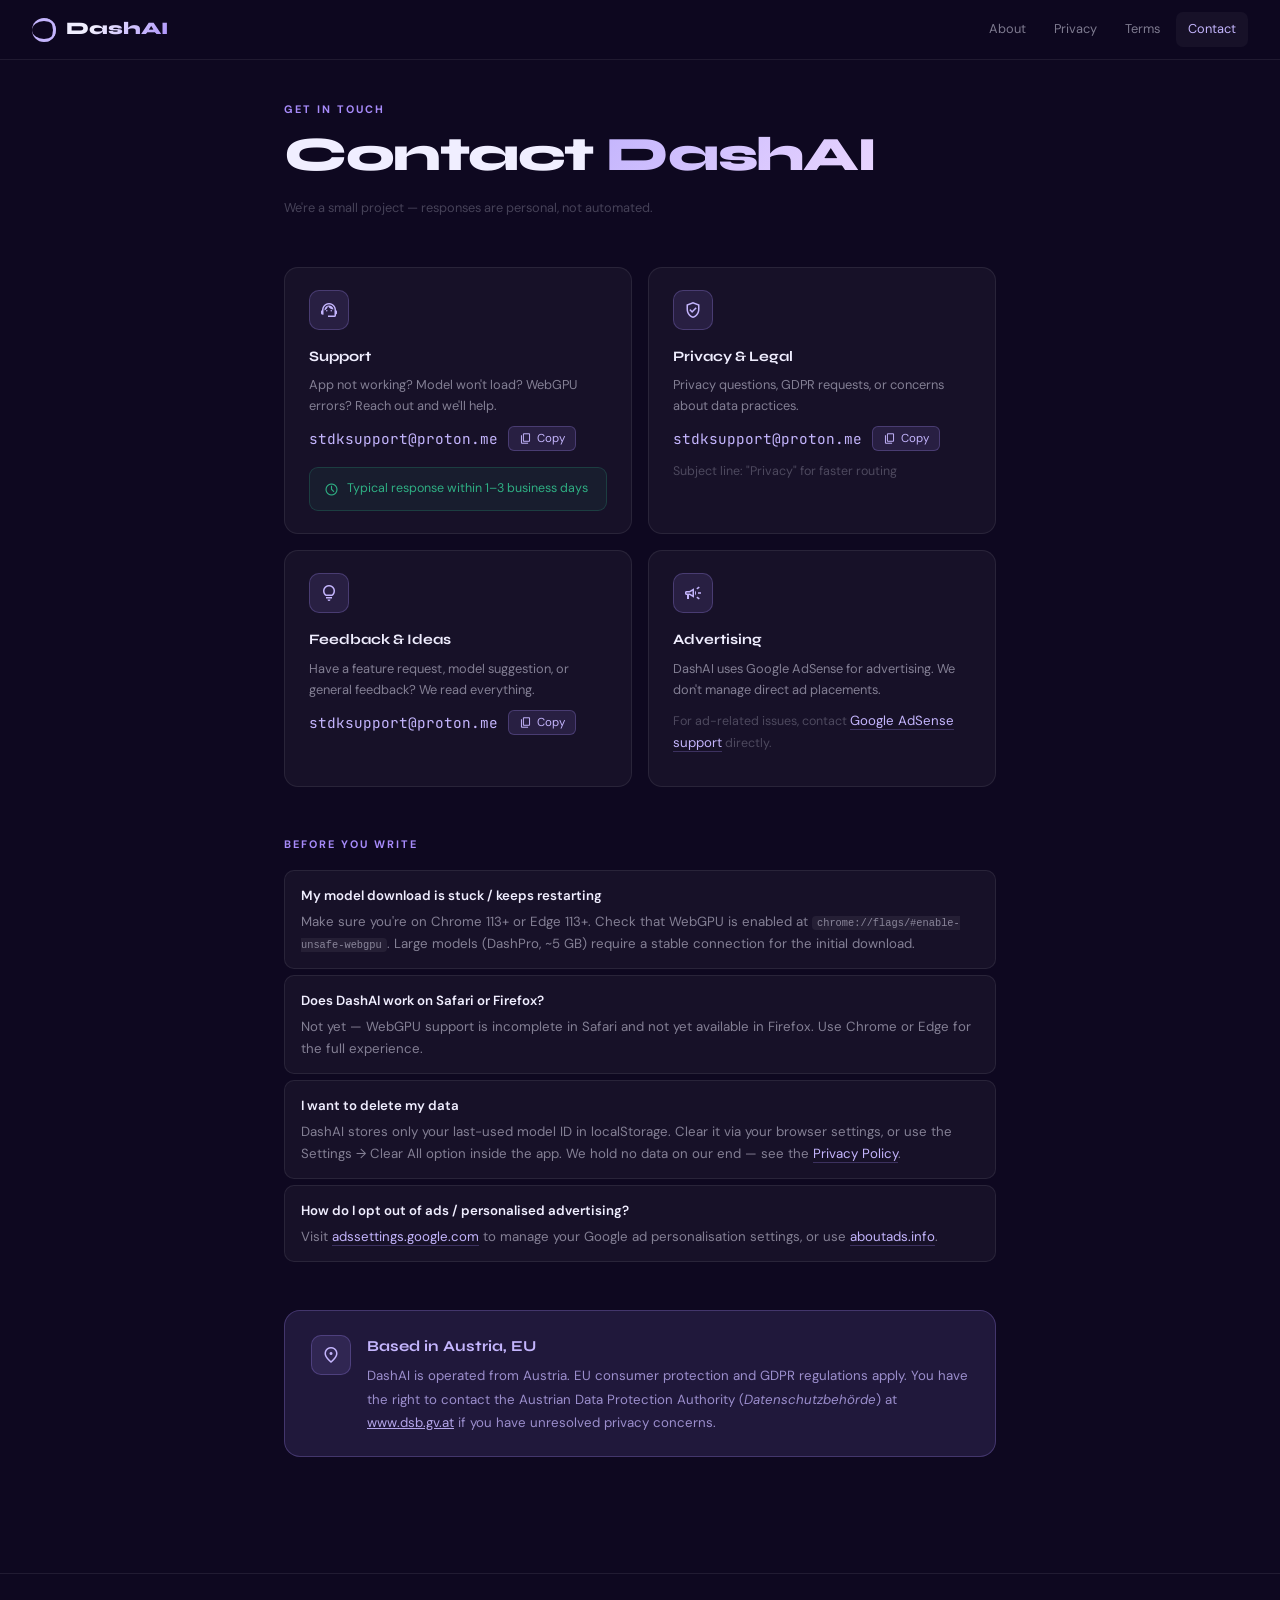
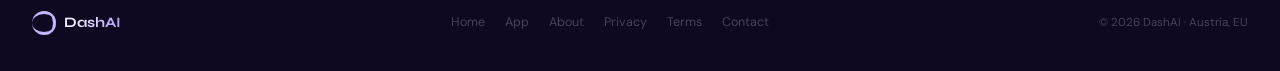
<file: contact.html>
<!DOCTYPE html>
<html lang="en">
<head>
<meta charset="UTF-8">
<meta name="viewport" content="width=device-width, initial-scale=1.0">
<title>Contact — DashAI</title>
<meta name="description" content="Contact DashAI. Get in touch for support, feedback, or privacy questions.">
<link rel="canonical" href="https://dashai.app/contact.html">
<link href="https://fonts.googleapis.com/css2?family=Syne:wght@700;800&family=DM+Sans:opsz,wght@9..40,300;9..40,400;9..40,500&family=JetBrains+Mono:wght@400&display=swap" rel="stylesheet">
<link rel="stylesheet" href="https://fonts.googleapis.com/css2?family=Material+Symbols+Outlined:opsz,wght,FILL,GRAD@20..48,100..700,0..1,-50..200"/>
<link rel="stylesheet" href="pages.css">
<style>
.copy-btn{display:inline-flex;align-items:center;gap:5px;padding:4px 10px;border-radius:6px;border:1px solid var(--acgb);background:var(--acg);color:var(--ac2);font-size:.72rem;cursor:pointer;transition:.14s;font-family:'DM Sans',sans-serif}
.copy-btn:hover{background:rgba(167,139,250,.22)}
.copy-btn .material-symbols-outlined{font-size:13px}
.email-display{display:flex;align-items:center;gap:10px;flex-wrap:wrap;margin-top:8px}
.email-addr{font-family:'JetBrains Mono',monospace;font-size:.9rem;color:var(--ac2)}
.faq-mini{margin-top:10px;display:flex;flex-direction:column;gap:6px}
.faq-mini-item{background:var(--surf);border:1px solid var(--bd);border-radius:10px;padding:13px 16px;font-size:.83rem}
.faq-mini-q{font-weight:600;color:var(--tx);margin-bottom:4px}
.faq-mini-a{color:var(--sub);line-height:1.65}
.faq-mini-a a{color:var(--ac2);text-decoration:none;border-bottom:1px solid var(--acgb)}
.response-note{display:flex;align-items:center;gap:8px;padding:10px 14px;border-radius:9px;background:rgba(52,211,153,.06);border:1px solid rgba(52,211,153,.18);font-size:.78rem;color:rgba(52,211,153,.8);margin-top:16px}
.response-note .material-symbols-outlined{font-size:15px;flex-shrink:0}
</style>
</head>
<body>

<nav>
  <a href="index.html" class="nav-brand">
    <div class="loader s24"><div class="inner one"></div><div class="inner two"></div><div class="inner three"></div></div>
    <span class="nav-wordmark">DashAI</span>
  </a>
  <div class="nav-gap"></div>
  <div class="nav-links">
    <a href="about.html" class="nav-link">About</a>
    <a href="privacy.html" class="nav-link">Privacy</a>
    <a href="terms.html" class="nav-link">Terms</a>
    <a href="contact.html" class="nav-link active">Contact</a>
  </div>
</nav>

<div class="page">

  <div class="page-hed">
    <div class="pg-label">Get in Touch</div>
    <h1 class="pg-title">Contact <em>DashAI</em></h1>
    <p class="pg-meta">We're a small project — responses are personal, not automated.</p>
  </div>

  <div class="contact-grid">
    <div class="contact-card">
      <div class="contact-card-icon"><span class="material-symbols-outlined">support_agent</span></div>
      <h3>Support</h3>
      <p>App not working? Model won't load? WebGPU errors? Reach out and we'll help.</p>
      <div class="email-display">
        <span class="email-addr">stdksupport@proton.me</span>
        <button class="copy-btn" onclick="copyEmail(this)">
          <span class="material-symbols-outlined">content_copy</span>Copy
        </button>
      </div>
      <div class="response-note">
        <span class="material-symbols-outlined">schedule</span>
        Typical response within 1–3 business days
      </div>
    </div>

    <div class="contact-card">
      <div class="contact-card-icon"><span class="material-symbols-outlined">verified_user</span></div>
      <h3>Privacy &amp; Legal</h3>
      <p>Privacy questions, GDPR requests, or concerns about data practices.</p>
      <div class="email-display">
        <span class="email-addr">stdksupport@proton.me</span>
        <button class="copy-btn" onclick="copyEmail(this)">
          <span class="material-symbols-outlined">content_copy</span>Copy
        </button>
      </div>
      <p style="margin-top:10px;font-size:.78rem;color:var(--sub2)">Subject line: "Privacy" for faster routing</p>
    </div>

    <div class="contact-card">
      <div class="contact-card-icon"><span class="material-symbols-outlined">lightbulb</span></div>
      <h3>Feedback &amp; Ideas</h3>
      <p>Have a feature request, model suggestion, or general feedback? We read everything.</p>
      <div class="email-display">
        <span class="email-addr">stdksupport@proton.me</span>
        <button class="copy-btn" onclick="copyEmail(this)">
          <span class="material-symbols-outlined">content_copy</span>Copy
        </button>
      </div>
    </div>

    <div class="contact-card">
      <div class="contact-card-icon"><span class="material-symbols-outlined">campaign</span></div>
      <h3>Advertising</h3>
      <p>DashAI uses Google AdSense for advertising. We don't manage direct ad placements.</p>
      <p style="margin-top:8px;font-size:.78rem;color:var(--sub2)">For ad-related issues, contact <a href="https://support.google.com/adsense" target="_blank" rel="noopener" style="color:var(--ac2)">Google AdSense support</a> directly.</p>
    </div>
  </div>

  <!-- FAQ mini -->
  <div style="margin-top:48px">
    <div class="pg-label" style="margin-bottom:16px">Before you write</div>
    <div class="faq-mini">
      <div class="faq-mini-item">
        <div class="faq-mini-q">My model download is stuck / keeps restarting</div>
        <div class="faq-mini-a">Make sure you're on Chrome 113+ or Edge 113+. Check that WebGPU is enabled at <code style="font-size:.78em;background:rgba(255,255,255,.06);padding:1px 5px;border-radius:4px">chrome://flags/#enable-unsafe-webgpu</code>. Large models (DashPro, ~5 GB) require a stable connection for the initial download.</div>
      </div>
      <div class="faq-mini-item">
        <div class="faq-mini-q">Does DashAI work on Safari or Firefox?</div>
        <div class="faq-mini-a">Not yet — WebGPU support is incomplete in Safari and not yet available in Firefox. Use Chrome or Edge for the full experience.</div>
      </div>
      <div class="faq-mini-item">
        <div class="faq-mini-q">I want to delete my data</div>
        <div class="faq-mini-a">DashAI stores only your last-used model ID in localStorage. Clear it via your browser settings, or use the Settings → Clear All option inside the app. We hold no data on our end — see the <a href="privacy.html">Privacy Policy</a>.</div>
      </div>
      <div class="faq-mini-item">
        <div class="faq-mini-q">How do I opt out of ads / personalised advertising?</div>
        <div class="faq-mini-a">Visit <a href="https://adssettings.google.com" target="_blank" rel="noopener">adssettings.google.com</a> to manage your Google ad personalisation settings, or use <a href="https://www.aboutads.info/choices/" target="_blank" rel="noopener">aboutads.info</a>.</div>
      </div>
    </div>
  </div>

  <!-- location note -->
  <div class="callout purple" style="margin-top:48px">
    <div class="callout-icon"><span class="material-symbols-outlined">location_on</span></div>
    <div>
      <div class="callout-title">Based in Austria, EU</div>
      <div class="callout-text">DashAI is operated from Austria. EU consumer protection and GDPR regulations apply. You have the right to contact the Austrian Data Protection Authority (<em>Datenschutzbehörde</em>) at <a href="https://www.dsb.gv.at" target="_blank" rel="noopener" style="color:rgba(196,181,253,.9)">www.dsb.gv.at</a> if you have unresolved privacy concerns.</div>
    </div>
  </div>

</div>

<footer>
  <div class="foot-brand">
    <div class="loader s24"><div class="inner one"></div><div class="inner two"></div><div class="inner three"></div></div>
    <span class="foot-wordmark">DashAI</span>
  </div>
  <div class="foot-links">
    <a href="index.html" class="foot-link">Home</a>
    <a href="app.html" class="foot-link">App</a>
    <a href="about.html" class="foot-link">About</a>
    <a href="privacy.html" class="foot-link">Privacy</a>
    <a href="terms.html" class="foot-link">Terms</a>
    <a href="contact.html" class="foot-link">Contact</a>
  </div>
  <span class="foot-copy">© 2026 DashAI · Austria, EU</span>
</footer>

<script>
function copyEmail(btn){
  navigator.clipboard.writeText('stdksupport@proton.me').then(()=>{
    const icon=btn.querySelector('.material-symbols-outlined');
    const orig=icon.textContent;
    icon.textContent='check';
    btn.lastChild.textContent='Copied!';
    setTimeout(()=>{icon.textContent=orig;btn.lastChild.textContent='Copy';},2000);
  });
}
</script>
</body>
</html>
</file>
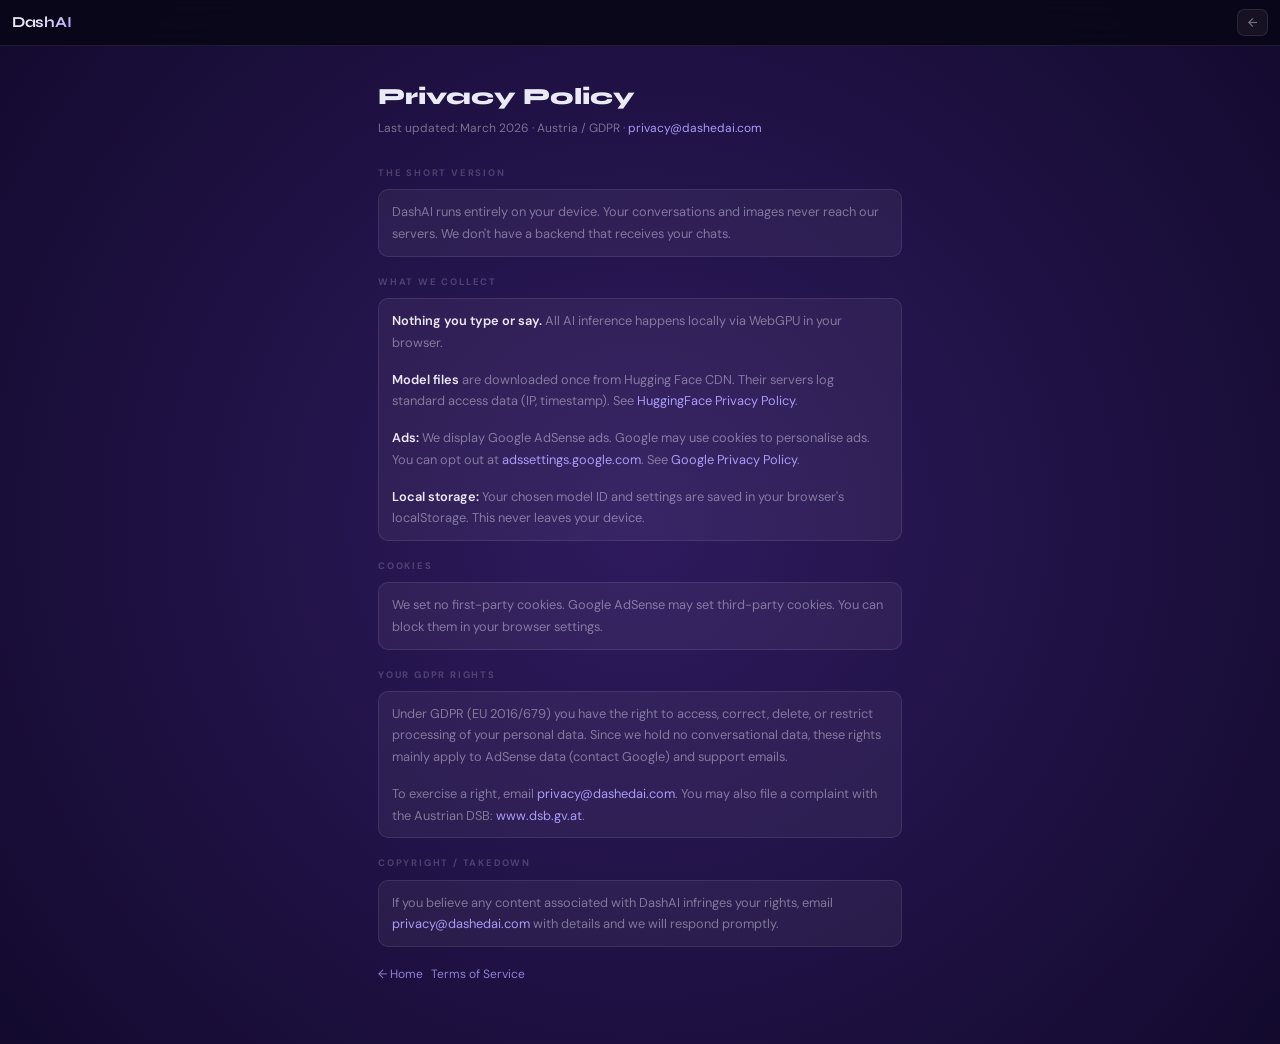
<file: privacy.html>
<!DOCTYPE html>
<html lang="en">
<head>
<meta charset="UTF-8"><meta name="viewport" content="width=device-width,initial-scale=1">
<title>Privacy Policy — DashAI</title>
<link rel="preconnect" href="https://fonts.googleapis.com">
<link rel="preconnect" href="https://fonts.gstatic.com" crossorigin>
<link href="https://fonts.googleapis.com/css2?family=DM+Sans:wght@400;500;700&family=Syne:wght@700;800&display=swap" rel="stylesheet">
<link rel="stylesheet" href="https://fonts.googleapis.com/css2?family=Material+Symbols+Outlined:opsz,wght,FILL,GRAD@20..48,100..700,0..1,-50..200">
<link rel="stylesheet" href="style.css">
<style>
  /* page-only overrides */
  html, body { overflow: auto; height: auto; min-height: 100%; }
  .page-wrap { max-width: 560px; width: 100%; margin: 0 auto; padding: calc(var(--nav) + 32px) 18px 60px; }
  .page-h1 { font-family: 'Syne', sans-serif; font-size: 1.45rem; font-weight: 800; margin-bottom: 4px; }
  .page-meta { font-size: .75rem; color: var(--sub); margin-bottom: 28px; }
  .page-meta a { color: var(--ac); text-decoration: none; }
  .sec-title { font-size: .59rem; text-transform: uppercase; letter-spacing: 1.8px; color: var(--sub2); font-weight: 700; margin-bottom: 8px; }
  .sp-card p { font-size: .8rem; color: var(--sub); line-height: 1.7; margin-bottom: 8px; }
  .sp-card p:last-child { margin-bottom: 0; }
  .sp-card p strong { color: var(--tx); font-weight: 600; }
  .sp-card a { color: var(--ac); text-decoration: none; }
  .sp-card a:hover { text-decoration: underline; }
  .sp-sec { margin-bottom: 18px; }
</style>
</head>
<body>

<nav class="nav">
  <a href="index.html" class="nav-brand" style="text-decoration:none">
    <span class="wordmark">DashAI</span>
  </a>
  <div class="nav-gap"></div>
  <a href="index.html" class="home-btn">
    <span class="material-symbols-outlined">arrow_back</span>
  </a>
</nav>

<div class="page-wrap">
  <h1 class="page-h1">Privacy Policy</h1>
  <p class="page-meta">Last updated: March 2026 · Austria / GDPR · <a href="mailto:privacy@dashedai.com">privacy@dashedai.com</a></p>

  <div class="sp-sec">
    <div class="sec-title">The short version</div>
    <div class="sp-card">
      <p>DashAI runs entirely on your device. Your conversations and images never reach our servers. We don't have a backend that receives your chats.</p>
    </div>
  </div>

  <div class="sp-sec">
    <div class="sec-title">What we collect</div>
    <div class="sp-card">
      <p><strong>Nothing you type or say.</strong> All AI inference happens locally via WebGPU in your browser.</p>
      <p><strong>Model files</strong> are downloaded once from Hugging Face CDN. Their servers log standard access data (IP, timestamp). See <a href="https://huggingface.co/privacy" target="_blank" rel="noopener">HuggingFace Privacy Policy</a>.</p>
      <p><strong>Ads:</strong> We display Google AdSense ads. Google may use cookies to personalise ads. You can opt out at <a href="https://adssettings.google.com" target="_blank" rel="noopener">adssettings.google.com</a>. See <a href="https://policies.google.com/privacy" target="_blank" rel="noopener">Google Privacy Policy</a>.</p>
      <p><strong>Local storage:</strong> Your chosen model ID and settings are saved in your browser's localStorage. This never leaves your device.</p>
    </div>
  </div>

  <div class="sp-sec">
    <div class="sec-title">Cookies</div>
    <div class="sp-card">
      <p>We set no first-party cookies. Google AdSense may set third-party cookies. You can block them in your browser settings.</p>
    </div>
  </div>

  <div class="sp-sec">
    <div class="sec-title">Your GDPR rights</div>
    <div class="sp-card">
      <p>Under GDPR (EU 2016/679) you have the right to access, correct, delete, or restrict processing of your personal data. Since we hold no conversational data, these rights mainly apply to AdSense data (contact Google) and support emails.</p>
      <p>To exercise a right, email <a href="mailto:stdk@proton.me">privacy@dashedai.com</a>. You may also file a complaint with the Austrian DSB: <a href="https://www.dsb.gv.at" target="_blank" rel="noopener">www.dsb.gv.at</a>.</p>
    </div>
  </div>

  <div class="sp-sec">
    <div class="sec-title">Copyright / Takedown</div>
    <div class="sp-card">
      <p>If you believe any content associated with DashAI infringes your rights, email <a href="mailto:stdk@proton.me">privacy@dashedai.com</a> with details and we will respond promptly.</p>
    </div>
  </div>

  <div class="sp-links" style="margin-top:8px">
    <a href="index.html" class="sp-link">← Home</a>
    <a href="tos.html" class="sp-link">Terms of Service</a>
  </div>
</div>

</body>
</html>
</file>
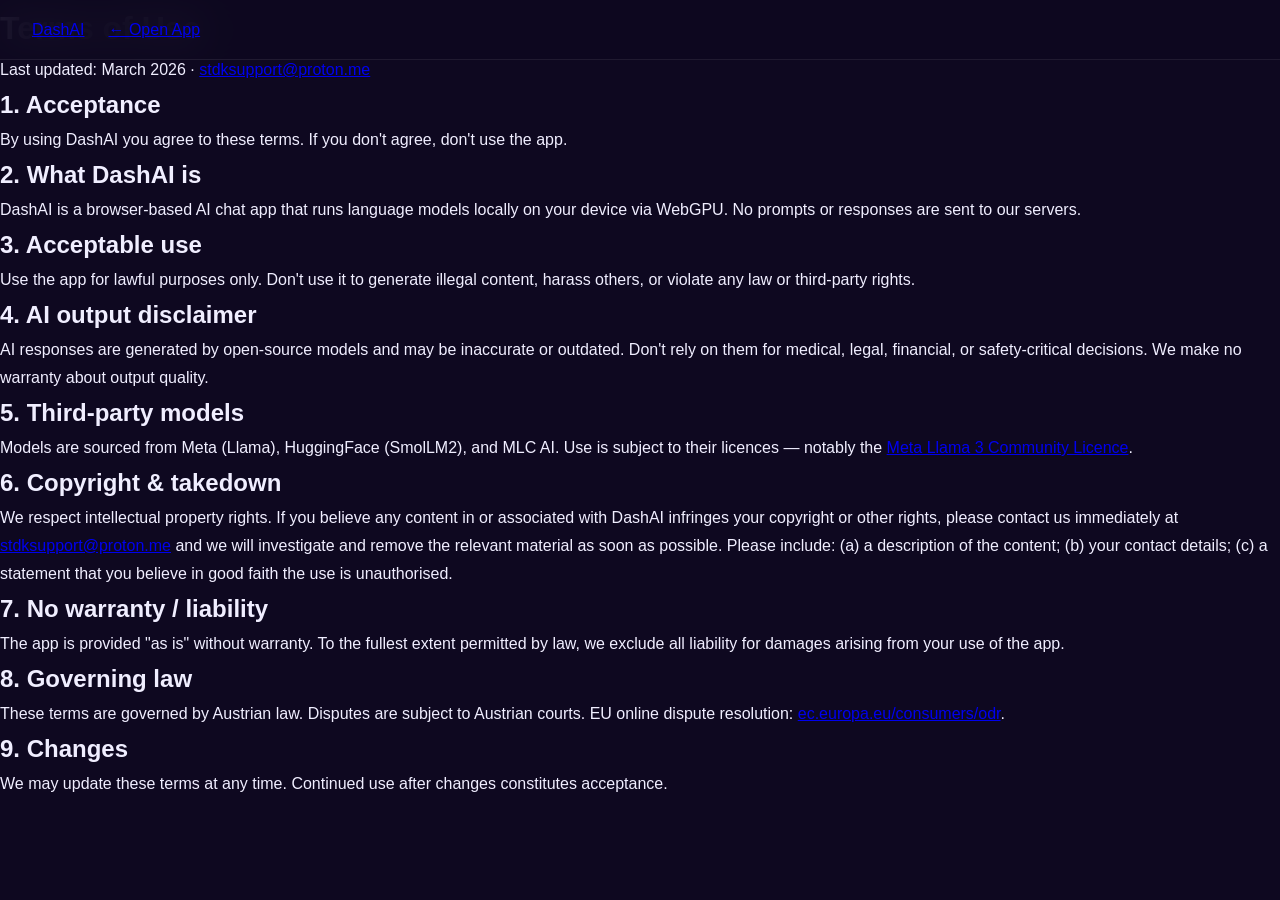
<file: terms.html>
<!DOCTYPE html>
<html lang="en">
<head>
<meta charset="UTF-8"><meta name="viewport" content="width=device-width,initial-scale=1">
<title>Terms of Use — DashAI</title>
<link rel="stylesheet" href="pages.css">
</head>
<body>
<nav class="pnav"><a href="app.html" class="pnav-brand">DashAI</a><div class="pnav-gap"></div><a href="app.html" class="pnav-btn">← Open App</a></nav>
<main class="page-main"><div class="page-body">
<h1>Terms of Use</h1>
<p class="meta">Last updated: March 2026 · <a href="mailto:stdksupport@proton.me">stdksupport@proton.me</a></p>

<section>
<h2>1. Acceptance</h2>
<p>By using DashAI you agree to these terms. If you don't agree, don't use the app.</p>
</section>

<section>
<h2>2. What DashAI is</h2>
<p>DashAI is a browser-based AI chat app that runs language models locally on your device via WebGPU. No prompts or responses are sent to our servers.</p>
</section>

<section>
<h2>3. Acceptable use</h2>
<p>Use the app for lawful purposes only. Don't use it to generate illegal content, harass others, or violate any law or third-party rights.</p>
</section>

<section>
<h2>4. AI output disclaimer</h2>
<p>AI responses are generated by open-source models and may be inaccurate or outdated. Don't rely on them for medical, legal, financial, or safety-critical decisions. We make no warranty about output quality.</p>
</section>

<section>
<h2>5. Third-party models</h2>
<p>Models are sourced from Meta (Llama), HuggingFace (SmolLM2), and MLC AI. Use is subject to their licences — notably the <a href="https://llama.meta.com/llama3/license/" target="_blank" rel="noopener">Meta Llama 3 Community Licence</a>.</p>
</section>

<section>
<h2>6. Copyright &amp; takedown</h2>
<p>We respect intellectual property rights. If you believe any content in or associated with DashAI infringes your copyright or other rights, please contact us immediately at <a href="mailto:stdksupport@proton.me">stdksupport@proton.me</a> and we will investigate and remove the relevant material as soon as possible. Please include: (a) a description of the content; (b) your contact details; (c) a statement that you believe in good faith the use is unauthorised.</p>
</section>

<section>
<h2>7. No warranty / liability</h2>
<p>The app is provided "as is" without warranty. To the fullest extent permitted by law, we exclude all liability for damages arising from your use of the app.</p>
</section>

<section>
<h2>8. Governing law</h2>
<p>These terms are governed by Austrian law. Disputes are subject to Austrian courts. EU online dispute resolution: <a href="https://ec.europa.eu/consumers/odr" target="_blank" rel="noopener">ec.europa.eu/consumers/odr</a>.</p>
</section>

<section>
<h2>9. Changes</h2>
<p>We may update these terms at any time. Continued use after changes constitutes acceptance.</p>
</section>
</div></main>
</body></html>
</file>
<file: pages.css>
/* ═══════════════════════════════════════════════
   DashAI — pages.css  (privacy, terms, contact, about)
═══════════════════════════════════════════════ */
:root {
  --bg:#0e0820; --surf:rgba(255,255,255,.04); --surf2:rgba(255,255,255,.07);
  --bd:rgba(255,255,255,.08); --bds:rgba(255,255,255,.15);
  --tx:#f0eeff; --sub:rgba(240,238,255,.5); --sub2:rgba(240,238,255,.25);
  --ac:#a78bfa; --ac2:#c4b5fd;
  --acg:rgba(167,139,250,.12); --acgb:rgba(167,139,250,.26);
  --green:#34d399; --red:#f87171; --amber:#fbbf24;
}
*,*::before,*::after { box-sizing:border-box; margin:0; padding:0 }
html { scroll-behavior:smooth }
body { font-family:'DM Sans',sans-serif; background:var(--bg); color:var(--tx); line-height:1.75; overflow-x:hidden }

/* ── loader sphere ── */
.loader { position:relative; border-radius:50%; flex-shrink:0; perspective:800px }
.inner { position:absolute; box-sizing:border-box; width:100%; height:100%; border-radius:50% }
.inner.one   { animation:rotate-one   1s linear infinite; border-bottom:3px solid #c4b5fd }
.inner.two   { animation:rotate-two   1s linear infinite; border-right:3px solid #c4b5fd }
.inner.three { animation:rotate-three 1s linear infinite; border-top:3px solid #c4b5fd }
@keyframes rotate-one   { 0%{transform:rotateX(35deg) rotateY(-45deg) rotateZ(0deg)}   100%{transform:rotateX(35deg) rotateY(-45deg) rotateZ(360deg)} }
@keyframes rotate-two   { 0%{transform:rotateX(50deg) rotateY(10deg)  rotateZ(0deg)}   100%{transform:rotateX(50deg) rotateY(10deg)  rotateZ(360deg)} }
@keyframes rotate-three { 0%{transform:rotateX(35deg) rotateY(55deg)  rotateZ(0deg)}   100%{transform:rotateX(35deg) rotateY(55deg)  rotateZ(360deg)} }
.s24 { width:24px; height:24px }

/* ── nav ── */
nav { position:fixed; top:0; left:0; right:0; z-index:999; height:60px; display:flex; align-items:center; padding:0 32px; gap:12px; background:rgba(14,8,32,.9); backdrop-filter:blur(20px); border-bottom:1px solid var(--bd) }
.nav-brand { display:flex; align-items:center; gap:10px; text-decoration:none }
.nav-wordmark { font-family:'Syne',sans-serif; font-size:1.1rem; font-weight:800; background:linear-gradient(130deg,var(--tx) 30%,var(--ac)); -webkit-background-clip:text; -webkit-text-fill-color:transparent }
.nav-gap { flex:1 }
.nav-links { display:flex; align-items:center; gap:4px }
.nav-link { padding:6px 12px; border-radius:7px; font-size:.8rem; color:var(--sub); text-decoration:none; transition:.15s }
.nav-link:hover,.nav-link.active { color:var(--tx); background:var(--surf) }
.nav-link.active { color:var(--ac2) }
@media(max-width:600px) { .nav-links { display:none } }

/* ── page shell ── */
.page { max-width:760px; margin:0 auto; padding:100px 24px 80px }
.page-wide { max-width:960px; margin:0 auto; padding:100px 24px 80px }
.page-hed { margin-bottom:48px }
.pg-label { font-size:.68rem; text-transform:uppercase; letter-spacing:2px; color:var(--ac); font-weight:700; margin-bottom:10px }
.pg-title { font-family:'Syne',sans-serif; font-size:clamp(2rem,5vw,3rem); font-weight:800; letter-spacing:-.03em; line-height:1.1; margin-bottom:14px }
.pg-title em { font-style:normal; background:linear-gradient(130deg,var(--ac2),#e9d5ff); -webkit-background-clip:text; -webkit-text-fill-color:transparent }
.pg-meta { font-size:.8rem; color:var(--sub2); line-height:1.8 }

/* ── callout cards ── */
.callout { border-radius:16px; padding:22px 26px; margin-bottom:36px; display:flex; gap:16px; align-items:flex-start }
.callout.green  { background:rgba(52,211,153,.05);  border:1px solid rgba(52,211,153,.2) }
.callout.purple { background:var(--acg);             border:1px solid var(--acgb) }
.callout.amber  { background:rgba(251,191,36,.05);   border:1px solid rgba(251,191,36,.2) }
.callout.red    { background:rgba(248,113,113,.05);  border:1px solid rgba(248,113,113,.2) }
.callout-icon { width:40px; height:40px; border-radius:10px; display:flex; align-items:center; justify-content:center; flex-shrink:0; margin-top:2px }
.callout.green  .callout-icon { background:rgba(52,211,153,.12);  border:1px solid rgba(52,211,153,.2) }
.callout.purple .callout-icon { background:var(--acg); border:1px solid var(--acgb) }
.callout.amber  .callout-icon { background:rgba(251,191,36,.12);  border:1px solid rgba(251,191,36,.2) }
.callout.red    .callout-icon { background:rgba(248,113,113,.12); border:1px solid rgba(248,113,113,.2) }
.callout-icon .material-symbols-outlined { font-size:20px }
.callout.green  .callout-icon .material-symbols-outlined { color:var(--green) }
.callout.purple .callout-icon .material-symbols-outlined { color:var(--ac2) }
.callout.amber  .callout-icon .material-symbols-outlined { color:var(--amber) }
.callout.red    .callout-icon .material-symbols-outlined { color:var(--red) }
.callout-title { font-family:'Syne',sans-serif; font-size:.95rem; font-weight:700; margin-bottom:5px }
.callout.green  .callout-title { color:var(--green) }
.callout.purple .callout-title { color:var(--ac2) }
.callout.amber  .callout-title { color:var(--amber) }
.callout.red    .callout-title { color:var(--red) }
.callout-text { font-size:.83rem; line-height:1.75 }
.callout.green  .callout-text { color:rgba(52,211,153,.75) }
.callout.purple .callout-text { color:rgba(196,181,253,.75) }
.callout.amber  .callout-text { color:rgba(251,191,36,.75) }
.callout.red    .callout-text { color:rgba(248,113,113,.75) }

/* ── info grid ── */
.info-grid { display:grid; grid-template-columns:repeat(auto-fill,minmax(180px,1fr)); gap:10px; margin-bottom:36px }
.info-cell { background:var(--surf); border:1px solid var(--bd); border-radius:10px; padding:14px 16px }
.info-cell-label { font-size:.63rem; text-transform:uppercase; letter-spacing:1.5px; color:var(--sub2); font-weight:700; margin-bottom:5px }
.info-cell-val { font-size:.84rem; color:var(--tx) }

/* ── prose ── */
.prose h2 { font-family:'Syne',sans-serif; font-size:1.15rem; font-weight:700; margin:40px 0 12px; padding-bottom:10px; border-bottom:1px solid var(--bd); color:var(--tx) }
.prose h2:first-child { margin-top:0 }
.prose p { font-size:.88rem; color:var(--sub); margin-bottom:14px; line-height:1.85 }
.prose p strong { color:var(--tx); font-weight:600 }
.prose ul { margin-bottom:14px; padding-left:0; list-style:none; display:flex; flex-direction:column; gap:6px }
.prose ul li { font-size:.87rem; color:var(--sub); padding-left:20px; position:relative; line-height:1.75 }
.prose ul li::before { content:'▸'; position:absolute; left:0; color:var(--ac); font-size:.6rem; top:5px }
.prose a { color:var(--ac2); text-decoration:none; border-bottom:1px solid var(--acgb) }
.prose a:hover { color:var(--tx) }
.prose code { font-family:'JetBrains Mono',monospace; font-size:.79em; background:rgba(255,255,255,.06); border:1px solid var(--bd); padding:1px 6px; border-radius:4px; color:var(--ac2) }

/* ── sidebar nav (legal pages) ── */
.page-layout { display:grid; grid-template-columns:200px 1fr; gap:40px; max-width:1000px; margin:0 auto; padding:100px 24px 80px }
.side-nav { position:sticky; top:80px; align-self:start }
.side-nav-title { font-size:.63rem; text-transform:uppercase; letter-spacing:1.8px; color:var(--sub2); font-weight:700; margin-bottom:10px }
.side-nav a { display:flex; align-items:center; gap:7px; padding:7px 10px; border-radius:8px; font-size:.82rem; color:var(--sub); text-decoration:none; transition:.15s; margin-bottom:2px }
.side-nav a:hover { color:var(--tx); background:var(--surf) }
.side-nav a.active { color:var(--ac2); background:var(--acg); border:1px solid var(--acgb) }
.side-nav a .material-symbols-outlined { font-size:15px }
@media(max-width:720px) { .page-layout { grid-template-columns:1fr; } .side-nav { display:none } }

/* ── contact form / cards ── */
.contact-grid { display:grid; grid-template-columns:1fr 1fr; gap:16px; margin-bottom:40px }
.contact-card { background:var(--surf); border:1px solid var(--bd); border-radius:14px; padding:22px 24px; transition:.18s }
.contact-card:hover { border-color:var(--acgb); background:var(--surf2) }
.contact-card-icon { width:40px; height:40px; border-radius:10px; background:var(--acg); border:1px solid var(--acgb); display:flex; align-items:center; justify-content:center; margin-bottom:14px }
.contact-card-icon .material-symbols-outlined { font-size:20px; color:var(--ac2) }
.contact-card h3 { font-family:'Syne',sans-serif; font-size:.9rem; font-weight:700; margin-bottom:5px }
.contact-card p { font-size:.8rem; color:var(--sub); line-height:1.65; margin-bottom:10px }
.contact-card a { font-size:.83rem; color:var(--ac2); text-decoration:none; border-bottom:1px solid var(--acgb) }
.contact-card a:hover { color:var(--tx) }
@media(max-width:500px) { .contact-grid { grid-template-columns:1fr } }

/* ── about ── */
.about-hero { text-align:center; padding:20px 0 48px }
.about-values { display:grid; grid-template-columns:repeat(auto-fill,minmax(260px,1fr)); gap:14px; margin-top:40px }
.value-card { background:var(--surf); border:1px solid var(--bd); border-radius:14px; padding:24px; transition:.18s }
.value-card:hover { border-color:var(--acgb) }
.value-icon { font-size:28px; margin-bottom:12px }
.value-card h3 { font-family:'Syne',sans-serif; font-size:.95rem; font-weight:700; margin-bottom:7px }
.value-card p { font-size:.82rem; color:var(--sub); line-height:1.7 }
.tech-stack { display:flex; flex-wrap:wrap; gap:8px; margin-top:16px }
.tech-pill { padding:5px 12px; border-radius:99px; background:var(--acg); border:1px solid var(--acgb); font-size:.74rem; color:var(--ac2); font-family:'JetBrains Mono',monospace }

/* ── footer ── */
footer { border-top:1px solid var(--bd); padding:36px 32px; display:flex; align-items:center; justify-content:space-between; flex-wrap:wrap; gap:16px }
.foot-brand { display:flex; align-items:center; gap:8px }
.foot-wordmark { font-family:'Syne',sans-serif; font-size:.9rem; font-weight:700; background:linear-gradient(130deg,var(--tx) 30%,var(--ac)); -webkit-background-clip:text; -webkit-text-fill-color:transparent }
.foot-links { display:flex; gap:20px; flex-wrap:wrap }
.foot-link { font-size:.78rem; color:var(--sub2); text-decoration:none; transition:.14s }
.foot-link:hover { color:var(--tx) }
.foot-copy { font-size:.72rem; color:var(--sub2) }
</file>
<file: style.css>
/* DashAI style.css v10 */
:root{
  --bg:#0a0718;--surf:#0f0d20;--surf2:#13112a;
  --gl:rgba(255,255,255,.05);--glh:rgba(255,255,255,.09);
  --bd:rgba(255,255,255,.09);--bds:rgba(255,255,255,.17);
  --tx:#eaeaf6;--sub:rgba(234,234,246,.44);--sub2:rgba(234,234,246,.22);
  --ac:#a89cf7;--acd:rgba(168,156,247,.11);--acd2:rgba(168,156,247,.2);--acb:rgba(168,156,247,.28);
  --green:#5de8b0;--red:#ff6e6e;
  /* Layout heights — inp matches actual inputz padding+content */
  --nav:46px;--tabs:32px;--adtop:34px;--inp:58px;--side:170px;
}
:root.lt{
  --bg:#eeeef6;--surf:#fff;--surf2:#f4f4fb;
  --gl:rgba(0,0,0,.04);--glh:rgba(0,0,0,.07);
  --bd:rgba(0,0,0,.09);--bds:rgba(0,0,0,.17);
  --tx:#0f0f28;--sub:rgba(15,15,40,.5);--sub2:rgba(15,15,40,.28);
  --ac:#5540d0;--acd:rgba(85,64,208,.08);--acd2:rgba(85,64,208,.15);--acb:rgba(85,64,208,.26);
}
*,*::before,*::after{box-sizing:border-box;margin:0;padding:0}
html,body{width:100%;height:100%;overflow:hidden}
body{font-family:'DM Sans',sans-serif;background:radial-gradient(circle farthest-corner at center,#2e1a5e 0%,#130a2e 100%);color:var(--tx);font-size:13px;line-height:1.6}
:root.lt body{background:radial-gradient(circle farthest-corner at center,#c9c0f0 0%,#8b79d4 100%)}
::-webkit-scrollbar{width:3px;height:3px}
::-webkit-scrollbar-track{background:transparent}
::-webkit-scrollbar-thumb{background:var(--bds);border-radius:2px}

/* LOADER */
.loader{position:relative;border-radius:50%;perspective:800px;flex-shrink:0}
.inner{position:absolute;box-sizing:border-box;width:100%;height:100%;border-radius:50%}
.inner.one  {animation:rotate-one   1s linear infinite;border-bottom:3px solid #c8b8ff}
.inner.two  {animation:rotate-two   1s linear infinite;border-right:3px solid #c8b8ff}
.inner.three{animation:rotate-three 1s linear infinite;border-top:3px solid #c8b8ff}
@keyframes rotate-one  {0%{transform:rotateX(35deg) rotateY(-45deg) rotateZ(0)}  100%{transform:rotateX(35deg) rotateY(-45deg) rotateZ(360deg)}}
@keyframes rotate-two  {0%{transform:rotateX(50deg) rotateY(10deg)  rotateZ(0)}  100%{transform:rotateX(50deg) rotateY(10deg)  rotateZ(360deg)}}
@keyframes rotate-three{0%{transform:rotateX(35deg) rotateY(55deg)  rotateZ(0)}  100%{transform:rotateX(35deg) rotateY(55deg)  rotateZ(360deg)}}
.loader-nav{width:20px;height:20px}
.loader-inp{width:16px;height:16px}
.loader-md {width:56px;height:56px}
.loader-xl {width:72px;height:72px}
@keyframes glowPulse{0%,100%{filter:drop-shadow(0 0 4px rgba(168,156,247,.25))}50%{filter:drop-shadow(0 0 18px rgba(168,156,247,1)) drop-shadow(0 0 36px rgba(168,156,247,.45))}}
.loader.pulsing{animation:glowPulse 2s ease-in-out infinite}
.loader.pulsing .inner.one  {border-bottom-color:#d4c8ff}
.loader.pulsing .inner.two  {border-right-color:#d4c8ff}
.loader.pulsing .inner.three{border-top-color:#d4c8ff}

/* WORDMARK */
.wordmark{font-family:'Syne',sans-serif;font-size:.95rem;font-weight:700;letter-spacing:-.3px;background:linear-gradient(130deg,var(--tx) 40%,var(--ac));-webkit-background-clip:text;-webkit-text-fill-color:transparent}

/* NAV */
.nav{position:fixed;top:0;left:0;right:0;height:var(--nav);z-index:700;display:flex;align-items:center;padding:0 12px;gap:8px;background:rgba(10,7,24,.92);backdrop-filter:blur(24px);-webkit-backdrop-filter:blur(24px);border-bottom:1px solid var(--bd)}
:root.lt .nav{background:rgba(238,238,246,.94)}
.nav-brand{display:flex;align-items:center;gap:8px;flex-shrink:0}
.nav-gap{flex:1}
.nav-r{display:flex;align-items:center;gap:4px}
.ibtn{width:30px;height:30px;border-radius:50%;display:flex;align-items:center;justify-content:center;cursor:pointer;background:transparent;border:none;color:var(--sub);transition:.15s;flex-shrink:0}
.ibtn:hover{background:var(--glh);color:var(--tx)}
.ibtn.ibtn-on{background:var(--acd);color:var(--ac)}
.ibtn .material-symbols-outlined{font-size:17px}
.home-btn{display:flex;align-items:center;padding:5px 7px;border-radius:7px;background:var(--gl);border:1px solid var(--bd);color:var(--sub);text-decoration:none;transition:.15s}
.home-btn:hover{color:var(--tx);border-color:var(--bds)}
.home-btn .material-symbols-outlined{font-size:15px}

/* TABS */
.tabs-bar{position:fixed;top:var(--nav);left:0;right:0;height:var(--tabs);z-index:600;display:flex;align-items:center;padding:0 7px;gap:3px;background:rgba(10,7,24,.88);backdrop-filter:blur(16px);-webkit-backdrop-filter:blur(16px);border-bottom:1px solid var(--bd);overflow-x:auto;overflow-y:hidden}
:root.lt .tabs-bar{background:rgba(238,238,246,.92)}
.tabs-bar::-webkit-scrollbar{height:0}
.tab{display:flex;align-items:center;gap:4px;padding:0 9px;height:22px;border-radius:5px;cursor:pointer;transition:.13s;flex-shrink:0;font-size:.7rem;color:var(--sub);border:1px solid transparent;max-width:140px;min-width:50px}
.tab:hover{background:var(--glh);color:var(--tx)}
.tab.active{background:var(--acd);border-color:var(--acb);color:var(--ac)}
.tab-title{white-space:nowrap;overflow:hidden;text-overflow:ellipsis;flex:1;min-width:0}
.tab-x{width:13px;height:13px;display:flex;align-items:center;justify-content:center;flex-shrink:0;opacity:0;transition:.12s;border-radius:3px;cursor:pointer}
.tab:hover .tab-x{opacity:1}
.tab-x:hover{background:rgba(255,100,100,.18);color:var(--red)}
.tab-x .material-symbols-outlined{font-size:10px}
.new-tab{width:22px;height:22px;border-radius:5px;flex-shrink:0;display:flex;align-items:center;justify-content:center;cursor:pointer;background:transparent;border:1px solid var(--bd);color:var(--sub);transition:.13s}
.new-tab:hover{background:var(--glh);color:var(--tx)}
.new-tab .material-symbols-outlined{font-size:12px}

/* TOP AD */
.top-ad{position:fixed;top:calc(var(--nav) + var(--tabs));left:0;right:0;height:var(--adtop);z-index:500;display:flex;align-items:center;justify-content:center;background:rgba(10,7,24,.7);border-bottom:1px dashed rgba(255,255,255,.07);font-size:.67rem;color:var(--sub2);font-style:italic;letter-spacing:.3px}
:root.lt .top-ad{background:rgba(240,240,248,.8)}

/* LAYOUT — fills everything below the header bars, above nothing (input is fixed independently) */
.layout{position:fixed;top:calc(var(--nav) + var(--tabs) + var(--adtop));left:0;right:0;bottom:0;display:flex;overflow:hidden}
.ad-col{width:var(--side);flex-shrink:0;border-left:1px solid var(--bd);background:var(--surf);display:flex;flex-direction:column;align-items:center;justify-content:center;gap:8px;padding:12px 8px}
.ad-block{width:100%;flex:1;border-radius:8px;border:1px dashed var(--bd);display:flex;align-items:center;justify-content:center;color:var(--sub2);font-size:.65rem;font-style:italic}
.ad-block-sm{width:100%;height:70px;flex-shrink:0;border-radius:7px;border:1px dashed var(--bd);display:flex;align-items:center;justify-content:center;color:var(--sub2);font-size:.62rem;font-style:italic}

/* MESSAGES */
.chat-col{flex:1;display:flex;flex-direction:column;min-width:0;overflow:hidden}
/* padding-bottom = inputz height so last message isn't hidden under it */
.msgs{flex:1;overflow-y:auto;display:flex;flex-direction:column;padding-bottom:var(--inp)}
.welcome{flex:1;display:flex;flex-direction:column;align-items:center;justify-content:center;gap:8px;padding:32px 18px;text-align:center}
.w-loader{margin-bottom:16px}
.wt{font-family:'Syne',sans-serif;font-size:1.35rem;font-weight:700;opacity:.92}
.ws{font-size:.82rem;color:var(--sub);max-width:280px;line-height:1.6}
.chips{display:flex;flex-wrap:wrap;gap:6px;justify-content:center;margin-top:14px;max-width:480px}
.chip{padding:5px 12px;border-radius:99px;background:var(--gl);border:1px solid var(--bd);font-size:.72rem;cursor:pointer;transition:.15s;color:var(--sub)}
.chip:hover{border-color:var(--acb);color:var(--ac);background:var(--acd)}
.mlist{padding:16px 18px;display:flex;flex-direction:column;gap:10px}
.mrow{display:flex}
.mrow.u{justify-content:flex-end}
.mrow.a{justify-content:flex-start}
.bub{max-width:78%;padding:9px 13px;border-radius:13px;font-size:.865rem;line-height:1.7}
.bub.u{background:var(--acd2);border:1px solid var(--acb);border-bottom-right-radius:3px;display:flex;flex-direction:column;gap:6px}
.bub.a{background:var(--gl);border:1px solid var(--bd);border-bottom-left-radius:3px}
.bub.think{padding:9px 13px;color:var(--sub)}
.no-model-warn{display:flex;align-items:center;gap:7px;padding:8px 12px;border-radius:9px;background:rgba(255,110,110,.06);border:1px solid rgba(255,110,110,.18);color:rgba(255,150,150,.9);font-size:.78rem}
.no-model-warn .material-symbols-outlined{font-size:15px;flex-shrink:0}
.dots{display:flex;gap:4px;align-items:center}
.dots i{display:block;width:4px;height:4px;border-radius:50%;background:var(--sub);animation:dp 1.4s ease infinite;font-style:normal}
.dots i:nth-child(2){animation-delay:.2s}
.dots i:nth-child(3){animation-delay:.4s}
@keyframes dp{0%,100%{transform:scale(.65);opacity:.25}50%{transform:scale(1);opacity:1}}

/* STREAMING — plain paragraph, no flex columns */
.stream-p{margin:0;white-space:pre-wrap;word-break:break-word;line-height:1.7;color:var(--tx)}

/* FINISHED BUBBLE TEXT */
.btxt{display:flex;flex-direction:column;gap:5px}
.btxt p{margin:0;line-height:1.7}
.btxt strong{font-weight:600}
.btxt em{font-style:italic;opacity:.85}
.btxt code{font-family:'JetBrains Mono',monospace;font-size:.76em;background:rgba(255,255,255,.09);border:1px solid var(--bd);padding:1px 5px;border-radius:4px}
:root.lt .btxt code{background:rgba(0,0,0,.07)}
.bline{display:flex;gap:5px;align-items:baseline}
.bull{color:var(--ac);font-size:.52rem;flex-shrink:0;margin-top:5px}
.bhead{font-family:'Syne',sans-serif;font-weight:700;font-size:.9rem}

/* IMAGE IN USER MESSAGE */
.msg-img{max-width:200px;max-height:160px;border-radius:8px;object-fit:cover;display:block;margin-bottom:4px}

/* CODE WIDGET */
.cw{background:#08060f;border:1px solid var(--bds);border-radius:9px;overflow:hidden;width:100%;max-width:560px}
:root.lt .cw{background:#1c1a32}
.cw-h{display:flex;align-items:center;justify-content:space-between;padding:5px 11px;background:rgba(255,255,255,.025);border-bottom:1px solid var(--bd)}
.cw-lang{font-family:'JetBrains Mono',monospace;font-size:.61rem;text-transform:uppercase;letter-spacing:1.2px;color:var(--ac);font-weight:500}
.cw-btns{display:flex;gap:4px}
.cw-btn{display:flex;align-items:center;gap:3px;padding:2px 7px;border-radius:4px;font-size:.63rem;cursor:pointer;background:var(--gl);border:1px solid var(--bd);color:var(--sub);font-family:'DM Sans',sans-serif;transition:.13s}
.cw-btn:hover{color:var(--tx);border-color:var(--bds);background:var(--glh)}
.cw-btn.ok{color:var(--green);border-color:rgba(93,232,176,.3)}
.cw-btn .material-symbols-outlined{font-size:11px}
.cw-body{overflow-x:auto;padding:10px 13px}
.cw-body pre{margin:0!important;background:transparent!important;padding:0!important}
.cw-body code{font-family:'JetBrains Mono',monospace!important;font-size:.77rem!important;background:transparent!important}
.cmdbtn{display:inline-flex;align-items:center;gap:5px;padding:6px 12px;border-radius:8px;background:var(--acd);border:1px solid var(--acb);color:var(--ac);font-size:.77rem;cursor:pointer;transition:.15s;text-decoration:none;font-family:'DM Sans',sans-serif;margin-top:3px}
.cmdbtn:hover{background:var(--acd2)}
.cmdbtn .material-symbols-outlined{font-size:14px}
code[class*="language-"],pre[class*="language-"]{background:transparent!important;text-shadow:none!important}
.token.comment{color:#576070!important}

/* INPUT BAR — fixed at bottom, always above everything */
.inputz{
  position:fixed;bottom:0;left:0;right:0;z-index:800;
  border-top:1px solid var(--bd);
  background:rgba(10,7,24,.97);
  backdrop-filter:blur(20px);-webkit-backdrop-filter:blur(20px);
  display:flex;flex-direction:column;padding:8px 12px;gap:6px;
  transition:bottom .05s linear;
}
:root.lt .inputz{background:rgba(238,238,246,.98)}
.ibar{display:flex;align-items:center;background:var(--gl);border:1px solid var(--bd);border-radius:99px;padding:7px 13px;gap:8px;transition:.18s}
.ibar:focus-within{border-color:var(--bds);background:var(--glh)}
.ibar input{flex:1;background:transparent;border:none;outline:none;color:var(--tx);font-size:.86rem;font-family:'DM Sans',sans-serif}
.ibar input::placeholder{color:var(--sub2)}
.ibar input:disabled{opacity:.4}
.sbtn{width:30px;height:30px;border-radius:50%;border:none;background:var(--acd2);color:var(--ac);cursor:pointer;transition:.16s;flex-shrink:0;display:flex;align-items:center;justify-content:center}
.sbtn:hover{background:rgba(168,156,247,.32)}
.sbtn:disabled{opacity:.3;cursor:not-allowed}
.sbtn .material-symbols-outlined{font-size:15px}

/* IMAGE PREVIEW STRIP */
.img-preview-strip{display:flex;gap:6px;padding:0 2px 2px}
.img-thumb{position:relative;display:inline-block}
.img-thumb img{width:48px;height:48px;object-fit:cover;border-radius:7px;border:1px solid var(--acb);display:block}
.img-thumb-x{position:absolute;top:-5px;right:-5px;width:16px;height:16px;border-radius:50%;background:var(--surf2);border:1px solid var(--bd);color:var(--sub);cursor:pointer;display:flex;align-items:center;justify-content:center}
.img-thumb-x .material-symbols-outlined{font-size:10px}

/* OCR PROGRESS */
.ocr-bar{position:relative;height:3px;background:var(--gl);border-radius:2px;overflow:hidden;display:flex;align-items:center}
.ocr-fill{height:100%;background:var(--ac);transition:width .2s ease;border-radius:2px}
.ocr-label{position:absolute;right:0;font-size:.61rem;color:var(--sub);white-space:nowrap;padding-right:2px;background:transparent}

/* NO MODEL BANNER — sits just above input bar */
.no-model-banner{position:fixed;bottom:calc(var(--inp) + 8px);left:50%;transform:translateX(-50%);z-index:790;pointer-events:none}
.no-model-pill{display:flex;align-items:center;gap:7px;padding:6px 13px;border-radius:9px;background:rgba(168,156,247,.12);border:1px solid rgba(168,156,247,.28);font-size:.72rem;color:var(--ac);cursor:pointer;white-space:nowrap;pointer-events:all;backdrop-filter:blur(10px)}

/* SETTINGS PAGE — slides in from right */
.settings-page{position:fixed;inset:0;z-index:1000;background:var(--bg);display:flex;flex-direction:column;overflow:hidden;animation:pgIn .2s cubic-bezier(.16,1,.3,1)}
@keyframes pgIn{from{transform:translateX(60px);opacity:.5}to{transform:translateX(0);opacity:1}}
.sp-topbar{display:flex;align-items:center;gap:10px;padding:0 14px;height:var(--nav);border-bottom:1px solid var(--bd);background:rgba(10,7,24,.92);backdrop-filter:blur(20px);-webkit-backdrop-filter:blur(20px);flex-shrink:0}
:root.lt .sp-topbar{background:rgba(238,238,246,.94)}
.sp-back{display:flex;align-items:center;gap:5px;background:none;border:none;cursor:pointer;color:var(--ac);font-family:'DM Sans',sans-serif;font-size:.82rem;padding:5px 7px;border-radius:7px;transition:.15s}
.sp-back:hover{background:var(--acd)}
.sp-back .material-symbols-outlined{font-size:17px}
.sp-pagetitle{font-family:'Syne',sans-serif;font-size:.95rem;font-weight:700;flex:1;text-align:center;margin-right:50px}
.sp-body{flex:1;overflow-y:auto;padding:20px 18px;max-width:520px;width:100%;margin:0 auto}
.sp-sec{margin-bottom:22px}
.sp-lbl{font-size:.59rem;text-transform:uppercase;letter-spacing:1.8px;color:var(--sub2);font-weight:700;margin-bottom:8px}
.sp-row{display:flex;align-items:center;justify-content:space-between;padding:11px 13px;background:var(--gl);border:1px solid var(--bd);border-radius:10px;margin-bottom:5px}
.sp-rl{font-size:.82rem;font-weight:500}
.sp-info-row{display:flex;align-items:center;justify-content:space-between;padding:10px 13px;background:var(--gl);border:1px solid var(--bd);border-radius:10px;margin-bottom:6px}
.sp-sub{font-size:.72rem;color:var(--sub)}
.tog{width:36px;height:19px;border-radius:10px;background:var(--gl);border:1px solid var(--bd);position:relative;cursor:pointer;transition:.2s;flex-shrink:0}
.tog.on{background:var(--acd2);border-color:var(--acb)}
.tog::after{content:'';position:absolute;width:13px;height:13px;border-radius:50%;background:var(--sub);top:2px;left:2px;transition:.2s}
.tog.on::after{transform:translateX(17px);background:var(--ac)}
.perf-toggle{display:flex;gap:6px}
.perf-btn{display:flex;flex-direction:column;align-items:center;justify-content:center;gap:2px;width:74px;height:52px;border-radius:10px;border:1px solid var(--bd);background:var(--gl);cursor:pointer;transition:.18s;color:var(--sub)}
.perf-btn:hover{border-color:var(--bds);background:var(--glh);color:var(--tx)}
.perf-btn.active{border-color:var(--acb);background:var(--acd);color:var(--ac)}
.perf-btn .material-symbols-outlined{font-size:20px}
.perf-lbl{font-size:.62rem;font-weight:500}
.sp-btn{width:100%;display:flex;align-items:center;justify-content:center;gap:7px;padding:10px 14px;border-radius:9px;border:1px solid var(--bd);background:var(--gl);color:var(--tx);font-family:'DM Sans',sans-serif;font-size:.82rem;cursor:pointer;transition:.16s;font-weight:500;margin-bottom:5px}
.sp-btn:hover{background:var(--glh);border-color:var(--bds)}
.sp-btn .material-symbols-outlined{font-size:15px}
.sp-btn.danger{color:var(--red);border-color:rgba(255,100,100,.22);background:rgba(255,100,100,.04)}
.sp-btn.danger:hover{background:rgba(255,100,100,.09)}
.sp-btn:disabled{opacity:.45;cursor:not-allowed}
.sp-hint{font-size:.7rem;color:var(--sub);line-height:1.6}
.sp-card{padding:11px 13px;background:var(--gl);border:1px solid var(--bd);border-radius:10px;display:flex;flex-direction:column;gap:7px}
.sp-links{display:flex;flex-wrap:wrap;gap:8px}
.sp-link{font-size:.75rem;color:var(--ac);text-decoration:none;opacity:.8;transition:.14s}
.sp-link:hover{opacity:1}

/* ONBOARDING */
.onb{position:fixed;inset:0;z-index:9000;display:flex;flex-direction:column;align-items:center;justify-content:center;overflow:hidden}
.onb-glow{position:absolute;width:500px;height:500px;border-radius:50%;background:radial-gradient(circle,rgba(168,156,247,.15) 0%,transparent 70%);pointer-events:none;top:50%;left:50%;transform:translate(-50%,-50%)}
.onb-inner{position:relative;z-index:1;width:100%;max-width:440px;padding:20px;display:flex;flex-direction:column;align-items:center;text-align:center}
@keyframes slideUp{from{opacity:0;transform:translateY(18px)}to{opacity:1;transform:translateY(0)}}
.slide-content{animation:slideUp .38s cubic-bezier(.16,1,.3,1) forwards;display:flex;flex-direction:column;align-items:center;width:100%}
.onb-loader-wrap{margin-bottom:22px}
.onb-icon-wrap{width:70px;height:70px;border-radius:50%;background:var(--acd);border:1px solid var(--acb);display:flex;align-items:center;justify-content:center}
.onb-hed{font-family:'Syne',sans-serif;font-size:1.55rem;font-weight:800;line-height:1.2;margin-bottom:9px}
.onb-hed em{font-style:normal;-webkit-text-fill-color:transparent;background:linear-gradient(130deg,var(--ac),#e0d8ff);-webkit-background-clip:text}
.onb-sub{font-size:.85rem;color:var(--sub);max-width:320px;line-height:1.65}
.feat-row{display:flex;flex-wrap:wrap;gap:6px;justify-content:center;margin-top:16px}
.feat{display:flex;align-items:center;gap:6px;padding:7px 12px;border-radius:9px;background:var(--gl);border:1px solid var(--bd);font-size:.75rem;color:var(--sub)}
.feat .material-symbols-outlined{font-size:15px;color:var(--ac)}
.onb-dots{display:flex;gap:6px;margin-top:22px}
.onb-dot{width:6px;height:6px;border-radius:50%;background:var(--bds);transition:.25s;cursor:pointer}
.onb-dot.active{background:var(--ac);width:18px;border-radius:3px}
.onb-btns{display:flex;gap:8px;margin-top:18px;width:100%}
.onb-btn{flex:1;padding:10px;border-radius:10px;border:1px solid var(--bd);background:var(--gl);color:var(--sub);font-family:'DM Sans',sans-serif;font-size:.82rem;cursor:pointer;transition:.16s}
.onb-btn:hover{background:var(--glh);color:var(--tx)}
.onb-btn.primary{background:var(--acd2);border-color:var(--acb);color:var(--ac);font-weight:500}
.onb-btn.primary:hover{background:rgba(168,156,247,.28)}
.onb-skip{font-size:.7rem;color:var(--sub2);cursor:pointer;margin-top:10px;padding:4px 8px;border-radius:4px;transition:.14s}
.onb-skip:hover{color:var(--sub)}

/* MODEL SELECT */
.msel{position:fixed;inset:0;z-index:8900;display:flex;flex-direction:column;align-items:center;justify-content:center;padding:18px}
.msel-inner{max-width:440px;width:100%;text-align:center}
.msel-loader{display:flex;justify-content:center;margin-bottom:22px}
.msel-t{font-family:'Syne',sans-serif;font-size:1.3rem;font-weight:700;margin-bottom:4px}
.msel-s{font-size:.8rem;color:var(--sub);margin-bottom:20px;line-height:1.55}
.mcard{background:var(--gl);border:1px solid var(--bd);padding:12px 14px;border-radius:12px;cursor:pointer;display:flex;align-items:center;justify-content:space-between;margin-bottom:7px;transition:.18s;text-align:left}
.mcard:hover{border-color:var(--acb);background:var(--glh)}
.mcard h4{font-family:'Syne',sans-serif;font-size:.85rem;font-weight:700;margin-bottom:2px}
.mcard p{font-size:.69rem;color:var(--sub)}
.mcard-warn{border-color:rgba(255,180,50,.25)!important;background:rgba(255,180,50,.04)!important}
.mcard-warn-txt{color:rgba(255,180,100,.8)!important;margin-top:2px}
.mbadge{font-size:.6rem;font-weight:700;padding:2px 7px;border-radius:99px;white-space:nowrap;flex-shrink:0;margin-left:9px}
.mb-n{background:rgba(80,220,160,.12);border:1px solid rgba(80,220,160,.25);color:#50dca0}
.mb-r{background:var(--ac);color:#07071a}
.mb-b{background:var(--glh);border:1px solid var(--bds);color:var(--tx)}
.mb-h{background:rgba(255,100,100,.1);border:1px solid rgba(255,100,100,.2);color:var(--red)}
.gpu-warn{background:rgba(255,80,80,.06);border:1px solid rgba(255,80,80,.2);border-radius:9px;padding:10px 13px;margin-top:10px;font-size:.73rem;color:#ff9090;text-align:left;line-height:1.6}
.msel-skip{margin-top:14px;font-size:.73rem;color:var(--sub2);cursor:pointer;padding:5px 10px;border-radius:6px;transition:.15s;display:inline-block}
.msel-skip:hover{color:var(--sub);background:var(--gl)}

/* LOADING */
.ldr{position:fixed;inset:0;display:flex;flex-direction:column;align-items:center;justify-content:center;z-index:9999}
.ptrack{width:160px;height:2px;background:var(--gl);border-radius:2px;overflow:hidden;margin-top:24px}
.pfill{height:100%;background:var(--ac);transition:width .25s ease}
.ldr-eta{font-size:.75rem;color:var(--sub);margin-top:9px;font-variant-numeric:tabular-nums}

/* MOBILE */
@media(max-width:680px){
  :root{--nav:46px;--tabs:32px;--adtop:32px;--inp:56px}
  .ad-col{display:none}
  .bub{max-width:92%}
  .mlist{padding:12px 10px;gap:9px}
  .welcome{padding:24px 14px}
  .wt{font-size:1.2rem}
  .chips{gap:5px}
  .chip{font-size:.69rem;padding:4px 10px}
  .ibar input{font-size:.85rem}
}
</file>
